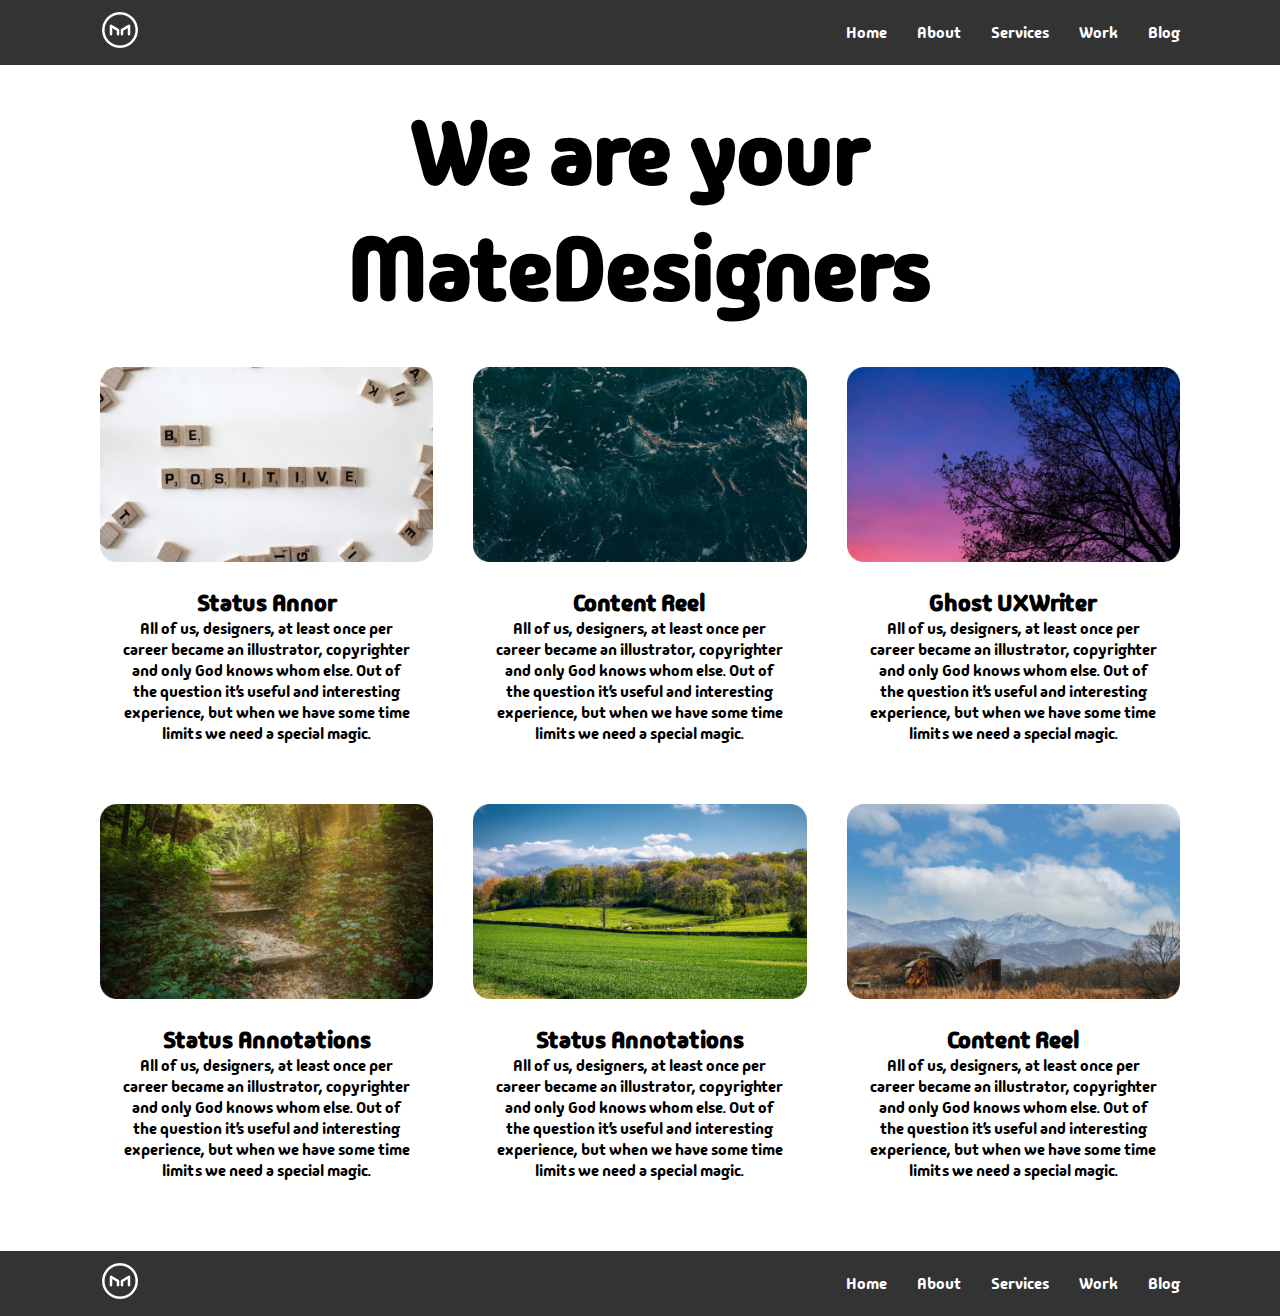
<file: 1-dars/index.html>
<!DOCTYPE html>
<html lang="en">
  <head>
    <meta charset="UTF-8" />
    <meta name="viewport" content="width=device-width, initial-scale=1.0" />
    <title>Document</title>
    <link rel="stylesheet" href="./style.css" />
  </head>
  <body>
    <!-- Header section start  -->
    <header>
      <div class="container">
        <div class="header">
          <div class="logo">
            <img src="./images/maker-(mkr).png" alt="logo" />
          </div>

          <nav>
            <ul>
              <li><a href="">Home</a></li>
              <li><a href="">About</a></li>
              <li><a href="">Services</a></li>
              <li><a href="">Work</a></li>
              <li><a href="">Blog</a></li>
            </ul>
          </nav>
        </div>
      </div>
    </header>
    <!-- Header section finish -->

    <main>
      <!-- Designers section start  -->
      <section class="designers">
        <div class="container">
          <h1 class="designers-title">
            We are your <br />
            MateDesigners
          </h1>

          <div class="designers-cards">
            <div class="designers-card">
              <div class="designers-card__image">
                <img src="./images/Rectangle 2 (3).png" alt="jpg" />
              </div>

              <div class="designers-card__description">
                <h2>Status Annor</h2>
                
                <p>
                  All of us, designers, at least once per career became an
                  illustrator, copyrighter and only God knows whom else. Out of
                  the question it’s useful and interesting experience, but when
                  we have some time limits we need a special magic.
                </p>
              </div>
            </div>

            <div class="designers-card">
              <div class="designers-card__image">
                <img src="./images/Rectangle 2.png" alt="jpg" />
              </div>

              <div class="designers-card__description">
                <h2>Content Reel</h2>
                <p>
                  All of us, designers, at least once per career became an
                  illustrator, copyrighter and only God knows whom else. Out of
                  the question it’s useful and interesting experience, but when
                  we have some time limits we need a special magic.
                </p>
              </div>
            </div>

            <div class="designers-card">
              <div class="designers-card__image">
                <img src="./images/Rectangle 2(1).png" alt="jpg" />
              </div>

              <div class="designers-card__description">
                <h2>Ghost UXWriter</h2>
                <p>
                  All of us, designers, at least once per career became an
                  illustrator, copyrighter and only God knows whom else. Out of
                  the question it’s useful and interesting experience, but when
                  we have some time limits we need a special magic.
                </p>
              </div>
            </div>
          </div>

          <div class="designers-cards">
            <div class="designers-card">
              <div class="designers-card__image">
                <img src="./images/Rectangle 2(2).png" alt="jpg" />
              </div>

              <div class="designers-card__description">
                <h2>Status Annotations</h2>
                <p>
                  All of us, designers, at least once per career became an
                  illustrator, copyrighter and only God knows whom else. Out of
                  the question it’s useful and interesting experience, but when
                  we have some time limits we need a special magic.
                </p>
              </div>
            </div>

            <div class="designers-card">
              <div class="designers-card__image">
                <img src="./images/Rectangle 2(4).png" alt="jpg" />
              </div>

              <div class="designers-card__description">
                <h2>Status Annotations</h2>
                <p>
                  All of us, designers, at least once per career became an
                  illustrator, copyrighter and only God knows whom else. Out of
                  the question it’s useful and interesting experience, but when
                  we have some time limits we need a special magic.
                </p>
              </div>
            </div>

            <div class="designers-card">
              <div class="designers-card__image">
                <img src="./images/Rectangle 2(5).png" alt="jpg" />
              </div>

              <div class="designers-card__description">
                <h2>Content Reel</h2>
                <p>
                  All of us, designers, at least once per career became an
                  illustrator, copyrighter and only God knows whom else. Out of
                  the question it’s useful and interesting experience, but when
                  we have some time limits we need a special magic.
                </p>
              </div>
            </div>
          </div>
        </div>
      </section>
      <!-- Designers section finish  -->
    </main>

    <!-- Footer section start  -->
    <footer>
      <div class="container">
        <div class="header">
          <div class="logo">
            <img src="./images/maker-(mkr).png" alt="logo" />
          </div>

          <nav>
            <ul>
              <li><a href="">Home</a></li>
              <li><a href="">About</a></li>
              <li><a href="">Services</a></li>
              <li><a href="">Work</a></li>
              <li><a href="">Blog</a></li>
            </ul>
          </nav>
        </div>
      </div>
    </footer>
    <!-- Footer section finish  -->
  </body>
</html>
</file>
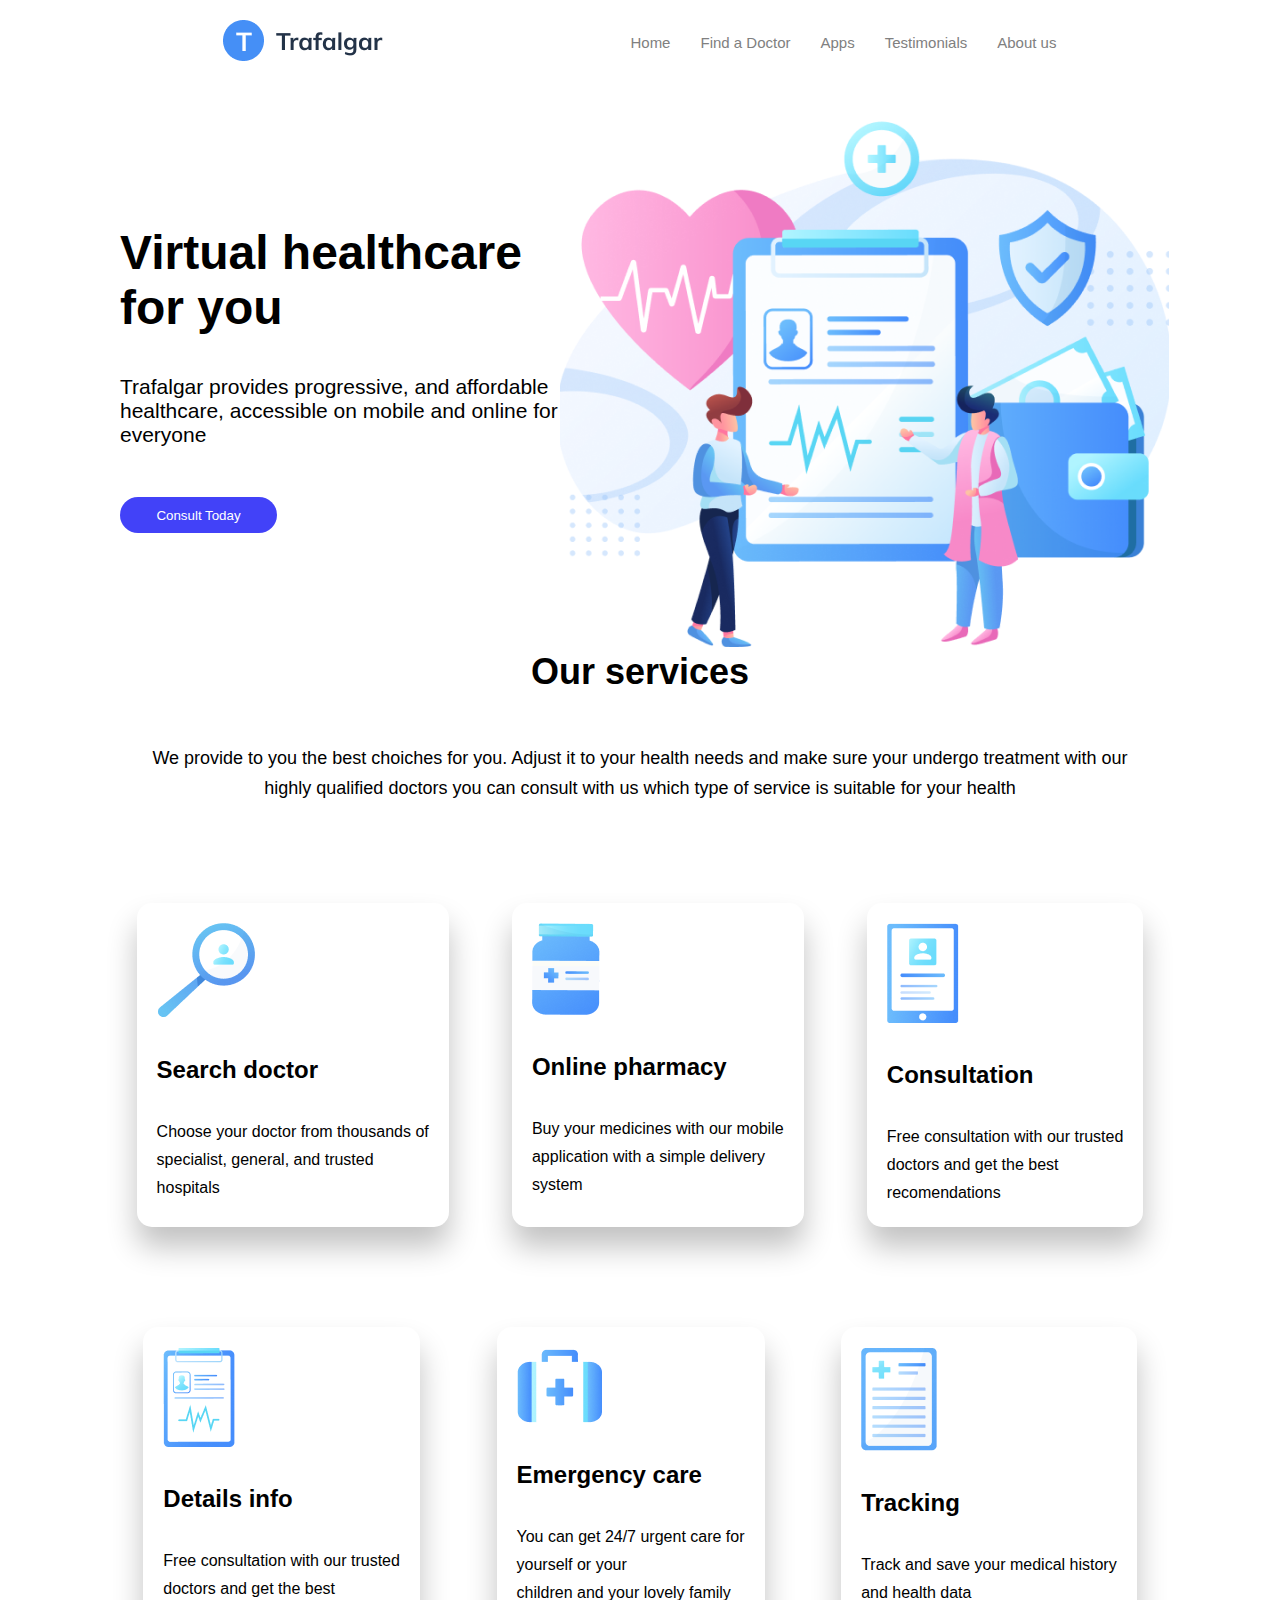
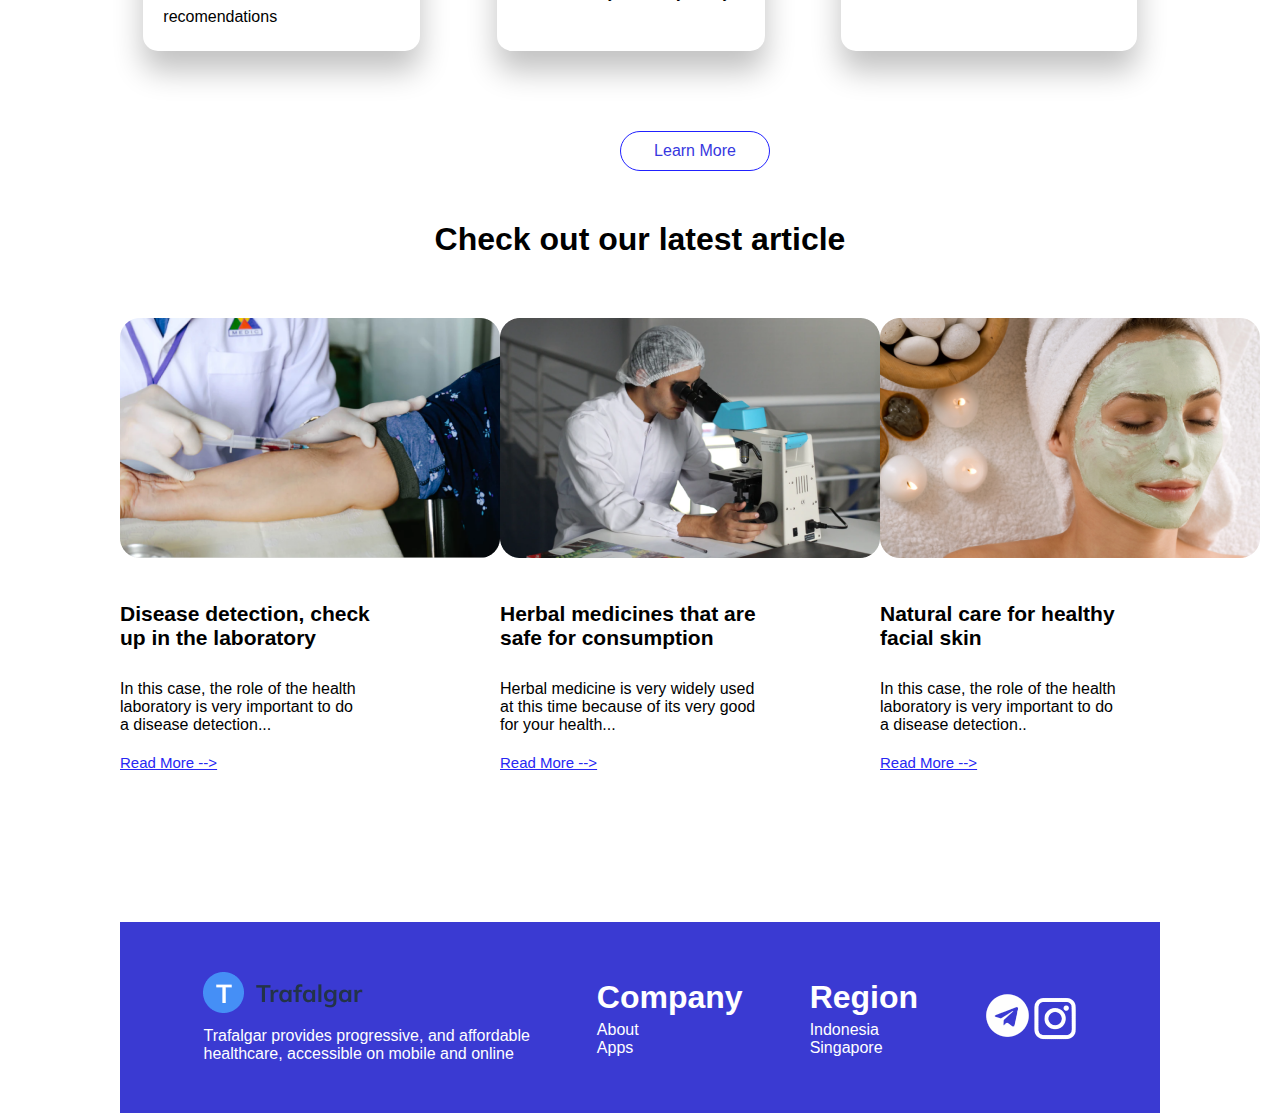
<file: 2-dars/index.html>
<!DOCTYPE html>
<html lang="en">
<head>
    <meta charset="UTF-8">
    <meta name="viewport" content="width=device-width, initial-scale=1.0">
    <title>Document</title>
    <link rel="stylesheet" href="style.css">
</head>
<body>
    <!-- Header section start  -->
    <header>
        <div class="container">
            <div class="header-parent">
                <div class="left">
                    <img src="./img/logo.png" alt="logo">
                </div>
                <nav class="right">
                    <ul>
                        <li><a href="">Home</a></li>
                        <li><a href="">Find a Doctor</a></li>
                        <li><a href="">Apps</a></li>
                        <li><a href="">Testimonials</a></li>
                        <li><a href="">About us</a></li>
                    </ul>
                </nav>
            </div>
        </div>
    </header>
    <!-- Header section finish  -->
    <main>
        <!-- Hero section start  -->
        <div class="container">
            <div class="hero">
                <div class="hero-left">
                    <h1>Virtual healthcare <br>
                        for you</h1>
                        <p>Trafalgar provides progressive, and affordable 
                            healthcare, accessible on mobile and online 
                            for everyone</p>
                            <button class="hero-button">
                                Consult Today
                            </button>
                </div>
                <div class="hero-right">
                    <img src="./img/illustration.png" alt="png">
                </div>
            </div>
        </div>
        <!-- Hero section finish -->

        <!-- main section start  -->

        <div class="container">
            <div class="parent">
                <div class="parent-title">
                    <h1>Our services</h1>
                    <p>We provide to you the best choiches for you. Adjust it to your health needs and make sure your undergo treatment with our highly qualified doctors you can consult with us which type of service is suitable for your health</p>

                </div>
                <div class="parent-cards">
                    <div class="card">
                        <img src="./img/Frame.png" alt="png">
                        <h1>Search doctor</h1>
                        <p>Choose your doctor from thousands of <br> specialist, general, and trusted <br> hospitals</p>
                    </div>
                    <div class="card">
                        <img src="./img/Frame(1).png" alt="png">
                        <h1>Online pharmacy</h1>
                        <p>Buy  your medicines with our mobile <br>application with a simple delivery <br> system</p>
                    </div>
                    <div class="card">
                        <img src="./img/Frame(2).png" alt="png">
                        <h1>Consultation</h1>
                        <p>Free consultation with our trusted <br> doctors and get the best <br> recomendations</p>
                    </div>
                    
                        
                    </div>
                    <div class="parent-cards">
                        <div class="card">
                            <img src="./img/Frame(3).png" alt="png">
                            <h1>Details info</h1>
                            <p>Free consultation with our trusted <br>doctors and get the best <br> recomendations</p>
                        </div>
                        <div class="card">
                            <img src="./img/Frame(4).png" alt="png">
                            <h1>Emergency care</h1>
                            <p>You can get 24/7 urgent care for <br> yourself or your <br>children and your
                                lovely family</p>
                        </div>
                        <div class="card">
                            <img src="./img/Frame(5).png" alt="png">
                            <h1>Tracking</h1>
                            <p>Track and save your medical history <br> and health data </p>
                        </div>
                        
                        
                </div>
                <button class="parent-button">
                    Learn More
                </button>
                
                
            </div>
            
        </div>
        <div class="container">
            <div class="finish">
                <div class="finish-title">
                    <div class="title">
                        <h1>Check out our latest article</h1>
                    </div>
                </div>
                <div class="finish-cards">
                    <div class="finish-card">
                        <img src="./img/Group 15.png" alt="png">

                        <h1>Disease detection, check <br> 
                            up in the laboratory</h1>

                            <p>In this case, the role of the health <br> laboratory is very important to do <br>
                                a disease detection...</p>

                                <a class="finish-link" href="#">Read More  --> </a>
                    </div>
                    <div class="finish-card">
                        <img src="./img/Group 15(1).png" alt="png">

                        <h1>Herbal medicines that are <br>
                            safe for consumption</h1>

                            <p>Herbal medicine is very widely used <br>at this time because of its very good <br> for your health...</p>

                                <a class="finish-link" href="#">Read More  --> </a>
                    </div>
                    <div class="finish-card">
                        <img src="./img/Group 15(2).png" alt="png">

                        <h1>Natural care for healthy <br>
                            facial skin</h1>

                            <p>In this case, the role of the health <br>laboratory is very important to do <br>
                                a disease detection..</p>

                                <a  href="#">Read More  --> </a>
                    </div>
                </div>
            </div>
        </div>
        <!-- main section finish  -->
    
    </main>

    <!-- Footer section start  -->

    <footer>
        <div class="container">
            <div class="footer-cards">
                <div class="footer-card-1">
                    <img src="./img/logo.png" alt="png">

                    <p>Trafalgar provides progressive, and affordable <br> healthcare, accessible on mobile and online </p>
                </div>
                <div class="footer-card-2">
                    <h1>Company</h1>
                    <p>About <br>
                        Apps</p>
    
                </div>
                <div class="footer-card-3">
                    <h1>Region</h1>
                    <p>Indonesia <br>
                        Singapore</p>
                </div>
                <div class="footer-card-4">
                    <img src="./img/image 6.png" alt="png">
                    <img src="./img/image 5.png" alt="png">
                </div>
            </div>
            
        </div>
        
    </footer>
    <!-- Footer section finish  -->
</body>
</html>
</file>
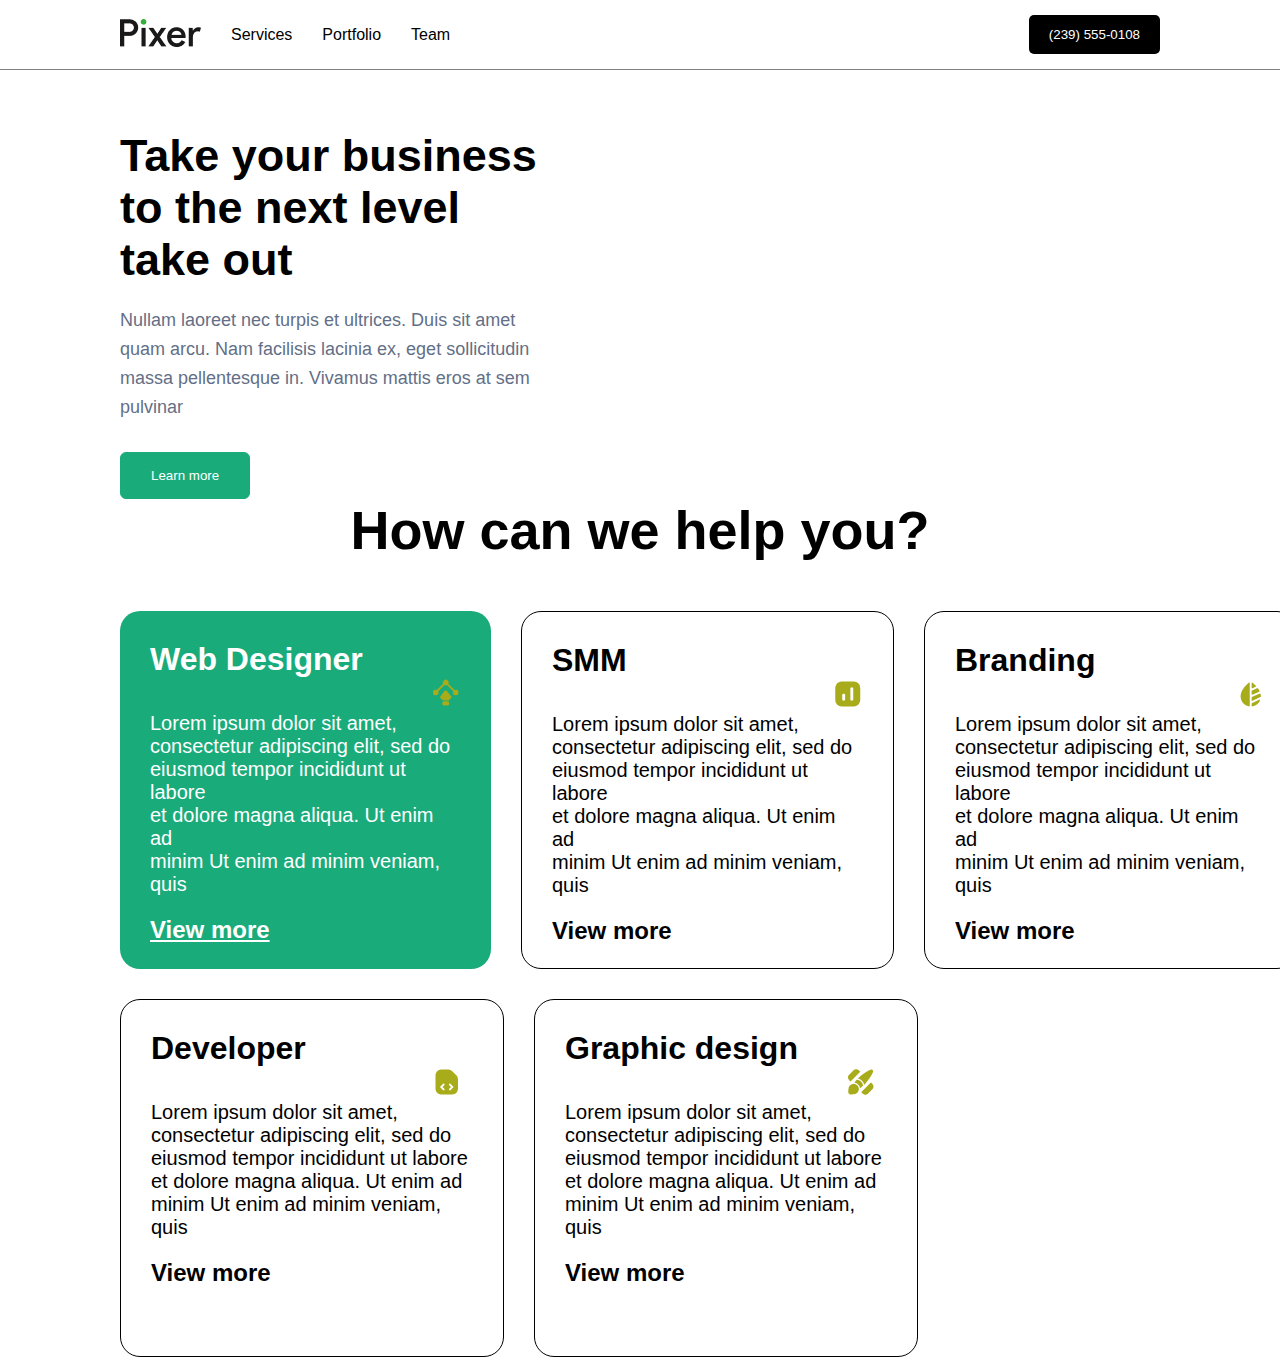
<file: 4-dars/index.html>
<!DOCTYPE html>
<html lang="en">
  <head>
    <meta charset="UTF-8" />
    <meta name="viewport" content="width=device-width, initial-scale=1.0" />
    <title>Document</title>
    <link rel="stylesheet" href="./style.css" />
  </head>
  <body>
    <!-- Header section start  -->
    <header>
      <div class="container">
        <div class="header-parent">
          <!-- header-left -->
          <div class="header-left">
            <div class="header-image">
              <img src="./image/Vector.png" alt="logo" />
            </div>
            <ul>
              <li><a href="">Services</a></li>
              <li><a href="">Portfolio</a></li>
              <li><a href="">Team</a></li>
            </ul>
          </div>

          <!-- header right  -->
          <div class="header-right">
            <button class="btn-1">(239) 555-0108</button>
          </div>
        </div>
      </div>
    </header>
    <!-- Header section finish  -->

    <main>
      <!-- Hero section start  -->
      <section class="hero">
        <div class="container">
          <div class="hero-parent">
            <div class="hero-left">
              <h1>Take your business to the next level take out</h1>
              <p>
                Nullam laoreet nec turpis et ultrices. Duis sit amet quam arcu.
                Nam facilisis lacinia ex, eget sollicitudin massa pellentesque
                in. Vivamus mattis eros at sem pulvinar
              </p>
              <button class="btn-2">Learn more</button>
            </div>
            <div class="hero-right">
              <iframe
                width="560"
                height="315"
                src="https://www.youtube.com/embed/W6NZfCO5SIk?si=bkJMERH91SNLOg3H"
                title="YouTube video player"
                frameborder="0"
                allow="accelerometer; autoplay; clipboard-write; encrypted-media; gyroscope; picture-in-picture; web-share"
                referrerpolicy="strict-origin-when-cross-origin"
                allowfullscreen
              ></iframe>
            </div>
          </div>
        </div>
      </section>
      <!-- Hero section finish  -->
      <div class="container">
        <div class="how">
          <div class="how-title">
            <h2>How can we help you?</h2>
          </div>
          <div class="how-cards">
            <div class="how-card">
              <h1>Web Designer</h1>
              <img src="./image/Group 39346.png" alt="png">
              <p>Lorem ipsum dolor sit amet, <br>consectetur adipiscing elit, sed do <br> eiusmod tempor incididunt ut labore <br>et dolore magna aliqua. Ut enim ad <br>minim Ut enim ad minim veniam, quis </p>
              <h2>View  more</h2>
            </div>
            <div class="how-card-1">
              <h1>SMM</h1>
              <img src="./image/Group 39346(1).png" alt="png">
              <p>Lorem ipsum dolor sit amet, <br>consectetur adipiscing elit, sed do <br> eiusmod tempor incididunt ut labore <br>et dolore magna aliqua. Ut enim ad <br>minim Ut enim ad minim veniam, quis </p>
              <h2>View  more</h2>
            </div>
            <div class="how-card-1">
              <h1>Branding</h1>
              <img src="./image/Group 39346(2).png" alt="png">
              <p>Lorem ipsum dolor sit amet, <br>consectetur adipiscing elit, sed do <br> eiusmod tempor incididunt ut labore <br>et dolore magna aliqua. Ut enim ad <br>minim Ut enim ad minim veniam, quis </p>
              <h2>View  more</h2>
            </div>
            
          </div>
          <div class="how-cards">
            <div class="how-card-1">
              <h1>Developer</h1>
              <img src="./image/Group 39346(3).png" alt="png">
              <p>Lorem ipsum dolor sit amet, <br>consectetur adipiscing elit, sed do <br> eiusmod tempor incididunt ut labore <br>et dolore magna aliqua. Ut enim ad <br>minim Ut enim ad minim veniam, quis </p>
              <h2>View  more</h2>
            </div>
            <div class="how-card-1">
              <h1>Graphic design</h1>
              <img src="./image/Group 39346(4).png" alt="png">
              <p>Lorem ipsum dolor sit amet, <br>consectetur adipiscing elit, sed do <br> eiusmod tempor incididunt ut labore <br>et dolore magna aliqua. Ut enim ad <br>minim Ut enim ad minim veniam, quis </p>
              <h2>View  more</h2>
            </div>
        </div>
      </div>
    </main>
  </body>
</html>
</file>
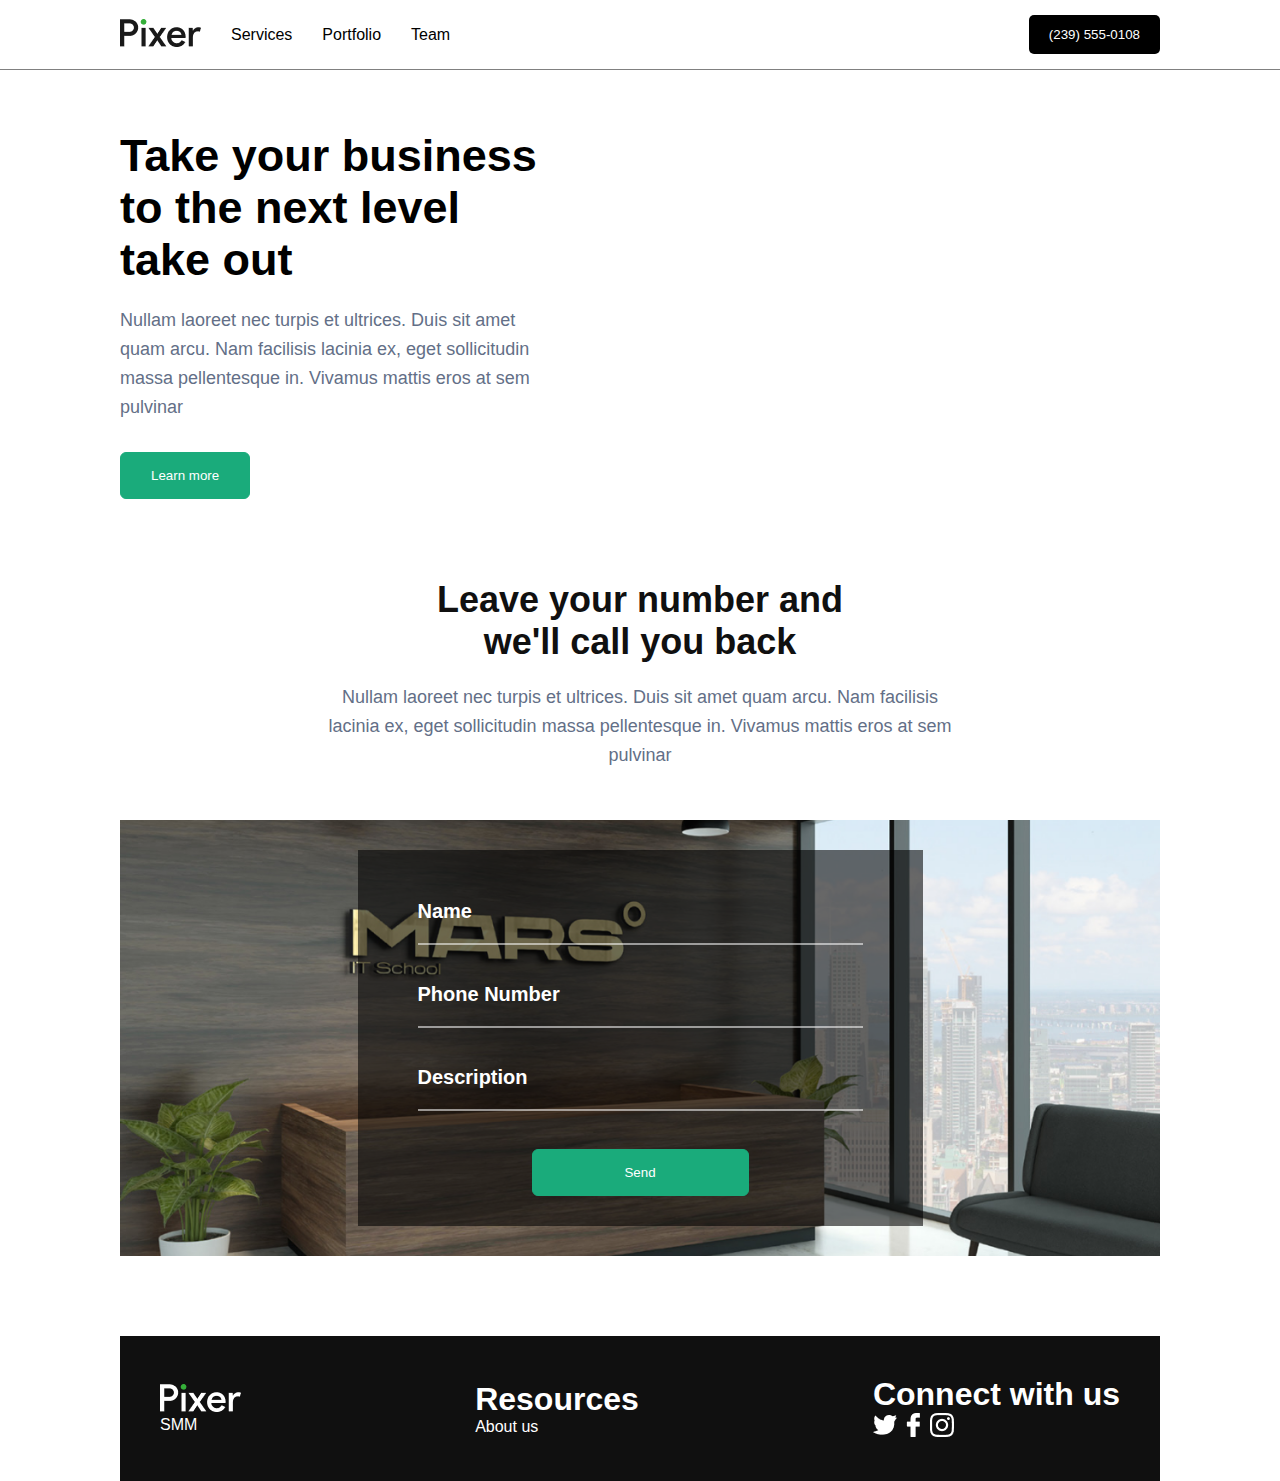
<file: 5-dars/index.html>
<!DOCTYPE html>
<html lang="en">
  <head>
    <meta charset="UTF-8" />
    <meta name="viewport" content="width=device-width, initial-scale=1.0" />
    <title>Document</title>
    <link rel="stylesheet" href="./style.css" />
  </head>
  <body>
    <!-- Header section start  -->
    <header>
      <div class="container">
        <div class="header-parent">
          <!-- header-left -->
          <div class="header-left">
            <div class="header-image">
              <img src="./image/Vector.png" alt="logo" />
            </div>
            <ul>
              <li><a href="">Services</a></li>
              <li><a href="">Portfolio</a></li>
              <li><a href="">Team</a></li>
            </ul>
          </div>

          <!-- header right  -->
          <div class="header-right">
            <button class="btn-1">(239) 555-0108</button>
          </div>
        </div>
      </div>
    </header>
    <!-- Header section finish  -->

    <main>
      <!-- Hero section start  -->
      <section class="hero">
        <div class="container">
          <div class="hero-parent">
            <div class="hero-left">
              <h1>Take your business to the next level take out</h1>
              <p>
                Nullam laoreet nec turpis et ultrices. Duis sit amet quam arcu.
                Nam facilisis lacinia ex, eget sollicitudin massa pellentesque
                in. Vivamus mattis eros at sem pulvinar
              </p>
              <button class="btn-2">Learn more</button>
            </div>
            <div class="hero-right">
              <iframe
                width="560"
                height="315"
                src="https://www.youtube.com/embed/W6NZfCO5SIk?si=bkJMERH91SNLOg3H"
                title="YouTube video player"
                frameborder="0"
                allow="accelerometer; autoplay; clipboard-write; encrypted-media; gyroscope; picture-in-picture; web-share"
                referrerpolicy="strict-origin-when-cross-origin"
                allowfullscreen
              ></iframe>
            </div>
          </div>
        </div>
      </section>
      <!-- Hero section finish  -->

      <!-- form section start  -->
      <section class="call">
        <div class="container">
          <div class="call-title">
            <h2>
              Leave your number and <br />
              we'll call you back
            </h2>
            <p>
              Nullam laoreet nec turpis et ultrices. Duis sit amet quam arcu.
              Nam facilisis lacinia ex, eget sollicitudin massa pellentesque in.
              Vivamus mattis eros at sem pulvinar
            </p>
          </div>

          <div class="call-wrapper">
            <form class="call-form">
              <input placeholder="Name" type="text" />
              <br /><br />
              <input placeholder="Phone Number" type="text" />
              <br /><br />
              <input placeholder="Description" type="text" />
              <br /><br />
              <p class="center">
                <button class="btn-2">Send</button>
              </p>
            </form>
          </div>
        </div>
      </section>
      <!-- form section finish -->

      
    </main>

    <footer>
        <div class="container">
            <div class="pixer-parent">
                <div class="pixer-left">
                    <img src="./image/Vector(1).png" alt="png">
                    <p>SMM</p>
                </div>
                <div class="pixer-center">
                    <h1>Resources</h1>
                    <p>About us</p>
                </div>
                <div class="pixer-right">
                    <h1>Connect with us</h1>
                    <div class="images">
                        <img src="./image/Social.png" alt="png">
                        <img src="./image/Social(1).png" alt="jpg">
                        <img src="./image/Social(2).png" alt="png">
                    </div>
                </div>
            </div>
        </div>
    </footer>
  </body>
</html>
</file>
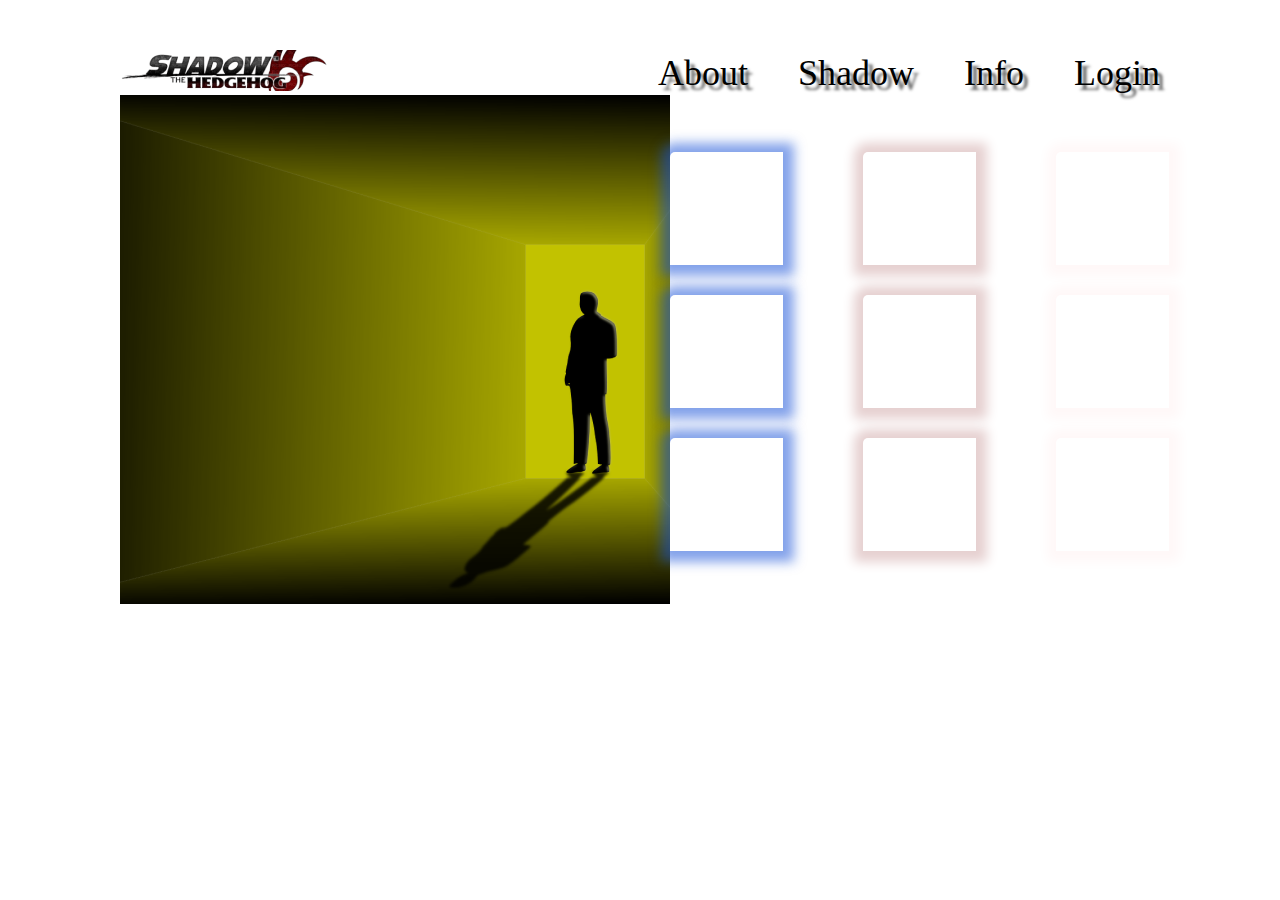
<file: 6-dars/index.html>
<!DOCTYPE html>
<html lang="en">
<head>
    <meta charset="UTF-8">
    <meta name="viewport" content="width=device-width, initial-scale=1.0">
    <title>Document</title>
    <link rel="stylesheet" href="style.css">
</head>
<body>
   <header>
    <div></div>
    <div class="container">
        <div class="header-parent">
            <div class="header-left">
                <img src="./images/image 1.png" alt="png">
            </div>
            <div class="header-right">
                <ul>
                    <li><a href="#">About</a></li>
                    <li><a href="#">Shadow</a></li>
                    <li><a href="#">Info</a></li>
                    <li><a href="#">Login</a></li>
                </ul>
            </div>
        </div>
    </div>
    
   </header>
   <main>
    <div class="container">
        <div class="hero">
            <div class="hero-left">
                <img src="./images/image 2.png" alt="png">
            </div>
            <div class="hero-right">
                <div class="hero-cards">
                    <div class="card-1"></div>
                    <div class="card-2"></div>
                    <div class="card-3"></div>
                </div>
                <div class="hero-cards1">
                    <div class="card-1"></div>
                    <div class="card-2"></div>
                    <div class="card-3"></div>
                </div>
                <div class="hero-cards2">
                    <div class="card-1"></div>
                    <div class="card-2"></div>
                    <div class="card-3"></div>
                </div>
            </div>
        </div>
    </div>
   </main>
</body>
</html>
</file>
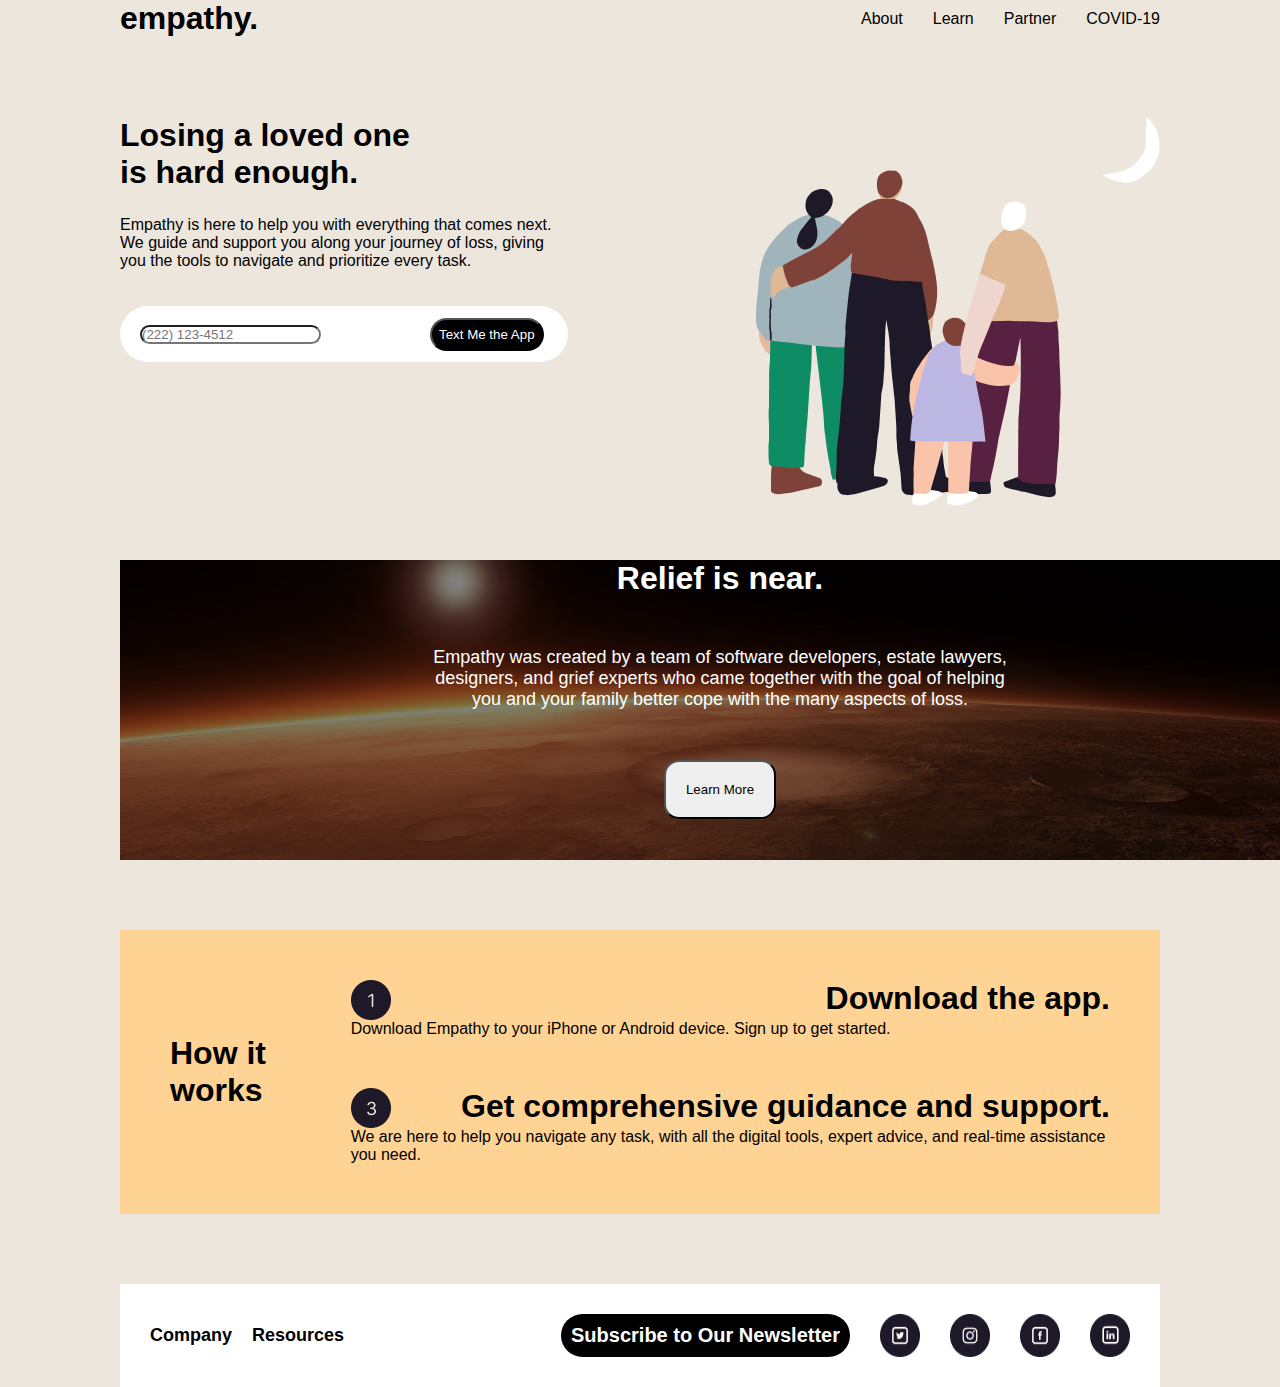
<file: 7-dars/index.html>
<!DOCTYPE html>
<html lang="en">
<head>
    <meta charset="UTF-8">
    <meta name="viewport" content="width=device-width, initial-scale=1.0">
    <title>Document</title>
    <link rel="stylesheet" href="./style.css">
</head>
<body>
    <header>
        <div class="container">
            <div class="header-parent">
                <div class="header-left">
                    <h1>empathy.</h1>
                </div>
                <div class="header-right">
                    <ul>
                        <li><a href="">About</a></li>
                        <li><a href="">Learn</a></li>
                        <li><a href="">Partner</a></li>
                        <li><a href="">COVID-19</a></li>
                    </ul>
                </div>
            </div>
        </div>
    </header>
    <main>
        <div class="container">
            <div class="hero">
                <div class="hero-left">
                    <h1>Losing a loved one <br> is hard enough.</h1>
                    <p>Empathy is here to help you with everything that comes next. <br> We guide and support you along your journey of loss, giving <br> you the tools to navigate and prioritize every task.</p>

                    <div class="hero-btn">
                        <button>Text Me the App</button>
                        
                        <input type="text" placeholder="(222) 123-4512">
                    </div>
                </div>
                <div class="hero-right">
                    <img src="./images/Frame(6).png" alt="png">
                </div>
            </div>
        </div>
        <div class="container">
            <div class="foto">
                <h1>Relief is near.</h1>
                <p>Empathy was created by a team of software developers, estate lawyers, <br> designers, and grief experts who came together with the goal of helping <br> you and your family better cope with the many aspects of loss.</p>
                <button class="foto-btn">Learn More</button>
            </div>
        </div>
        <div class="container">
            <div class="how">
                <div class="how-left">
                    <h1>How it works</h1>
                </div>
                <div class="how-right">
                    <div class="how-foto">
                        <img src="./images/Frame(7).png" alt="">
                        <h1>Download the app.</h1>
                    </div>
                    <p>Download Empathy to your iPhone or Android device. Sign up to get started.</p>
                    <div class="how-foto2">
                        <img src="./images/Frame(8).png" alt="">
                        <h1>Get comprehensive guidance and support.</h1>
                    </div>
                    <p>We are here to help you navigate any task, with all the digital tools, expert advice, and real-time assistance you need.</p>
                </div>
            </div>
        </div>
    </main>
    <footer>
        <div class="container">
            <div class="foot">
                <div class="foot-left">
                    <h1>Company</h1>
                    <h2>Resources</h2>
                </div>
                <div class="foot-right">
                    <h1>Subscribe to Our Newsletter</h1>
                    <img src="./images/Frame(9).png" alt="">
                    <img src="./images/Frame(10).png" alt="">
                    <img src="./images/Frame(11).png" alt="">
                    <img src="./images/Frame(12).png" alt="">
                </div>
            </div>
        </div>
    </footer>
</body>
</html>
</file>
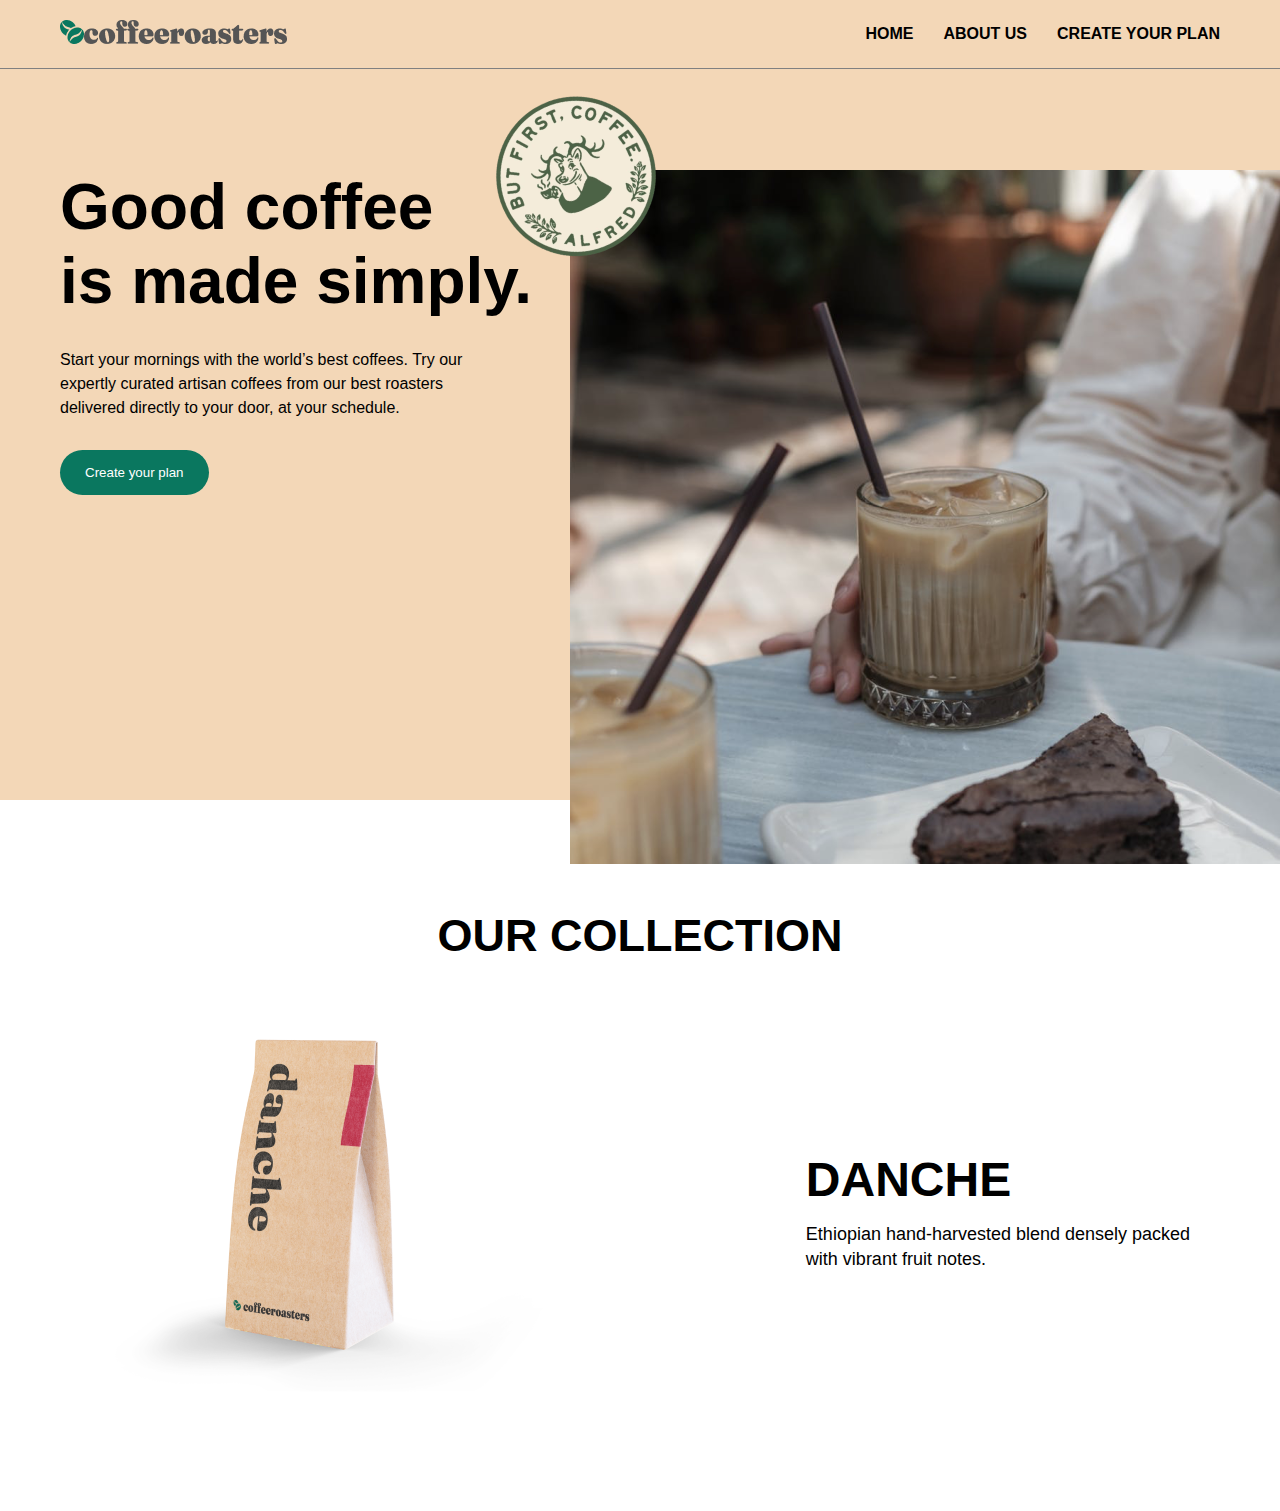
<file: 9-dars/index.html>
<!DOCTYPE html>
<html lang="en">
  <head>
    <meta charset="UTF-8" />
    <meta name="viewport" content="width=device-width, initial-scale=1.0" />
    <title>Document</title>
    <link href="https://unpkg.com/aos@2.3.1/dist/aos.css" rel="stylesheet" />
    <link rel="stylesheet" href="./style.css" />
    <link rel="stylesheet" href="./global.css">
  </head>
  <body>
    <!-- Header section start  -->
    <header>
      <div class="container">
        <div class="wrapper">
          <div class="left">
            <img src="./img/Group 3614.png" alt="png" />
          </div>
          <div class="right">
            <ul>
              <li><a href="./index.html">HOME</a></li>
              <li><a href="./about.html">ABOUT US</a></li>
              <li><a href="">Create your plan</a></li>
            </ul>
          </div>
        </div>
      </div>
    </header>
    <!-- Header section end  -->

    <main>
      <section class="hero">
        <div class="container">
          <div class="hero-wrapper">
            <div class="hero-left">
              <h1 data-aos="fade-right">
                Good coffee <br />
                is made simply.
              </h1>

              <p>
                Start your mornings with the world’s best coffees. Try our
                <br />
                expertly curated artisan coffees from our best roasters <br />
                delivered directly to your door, at your schedule.
              </p>

              <button class="btn">Create your plan</button>
            </div>

            <div class="hero-right">
              <div class="hero-right-img1">
                <img src="./img/Rectangle 679 (1).png" alt="jpg" />
              </div>
              <div class="hero-right-img2">
                <img src="./img/image 40 (1).png" alt="jpg" />
              </div>
            </div>
          </div>
        </div>
      </section>

      <section class="our">
        <div class="container">
          <div class="our-title">
            <h2>our collection</h2>
          </div>
          <div class="our-wrapper">
            <div class="our-left">
              <img src="./img/kopi4.png" alt="jpg" />
            </div>
            <div class="our-right">
              <h3>Danche</h3>
              <p>
                Ethiopian hand-harvested blend densely packed <br />
                with vibrant fruit notes.
              </p>
            </div>
          </div>
        </div>
      </section>
      
    </main>

    <script src="https://unpkg.com/aos@2.3.1/dist/aos.js"></script>
    <script>
      AOS.init();
    </script>
  </body>
</html>
</file>
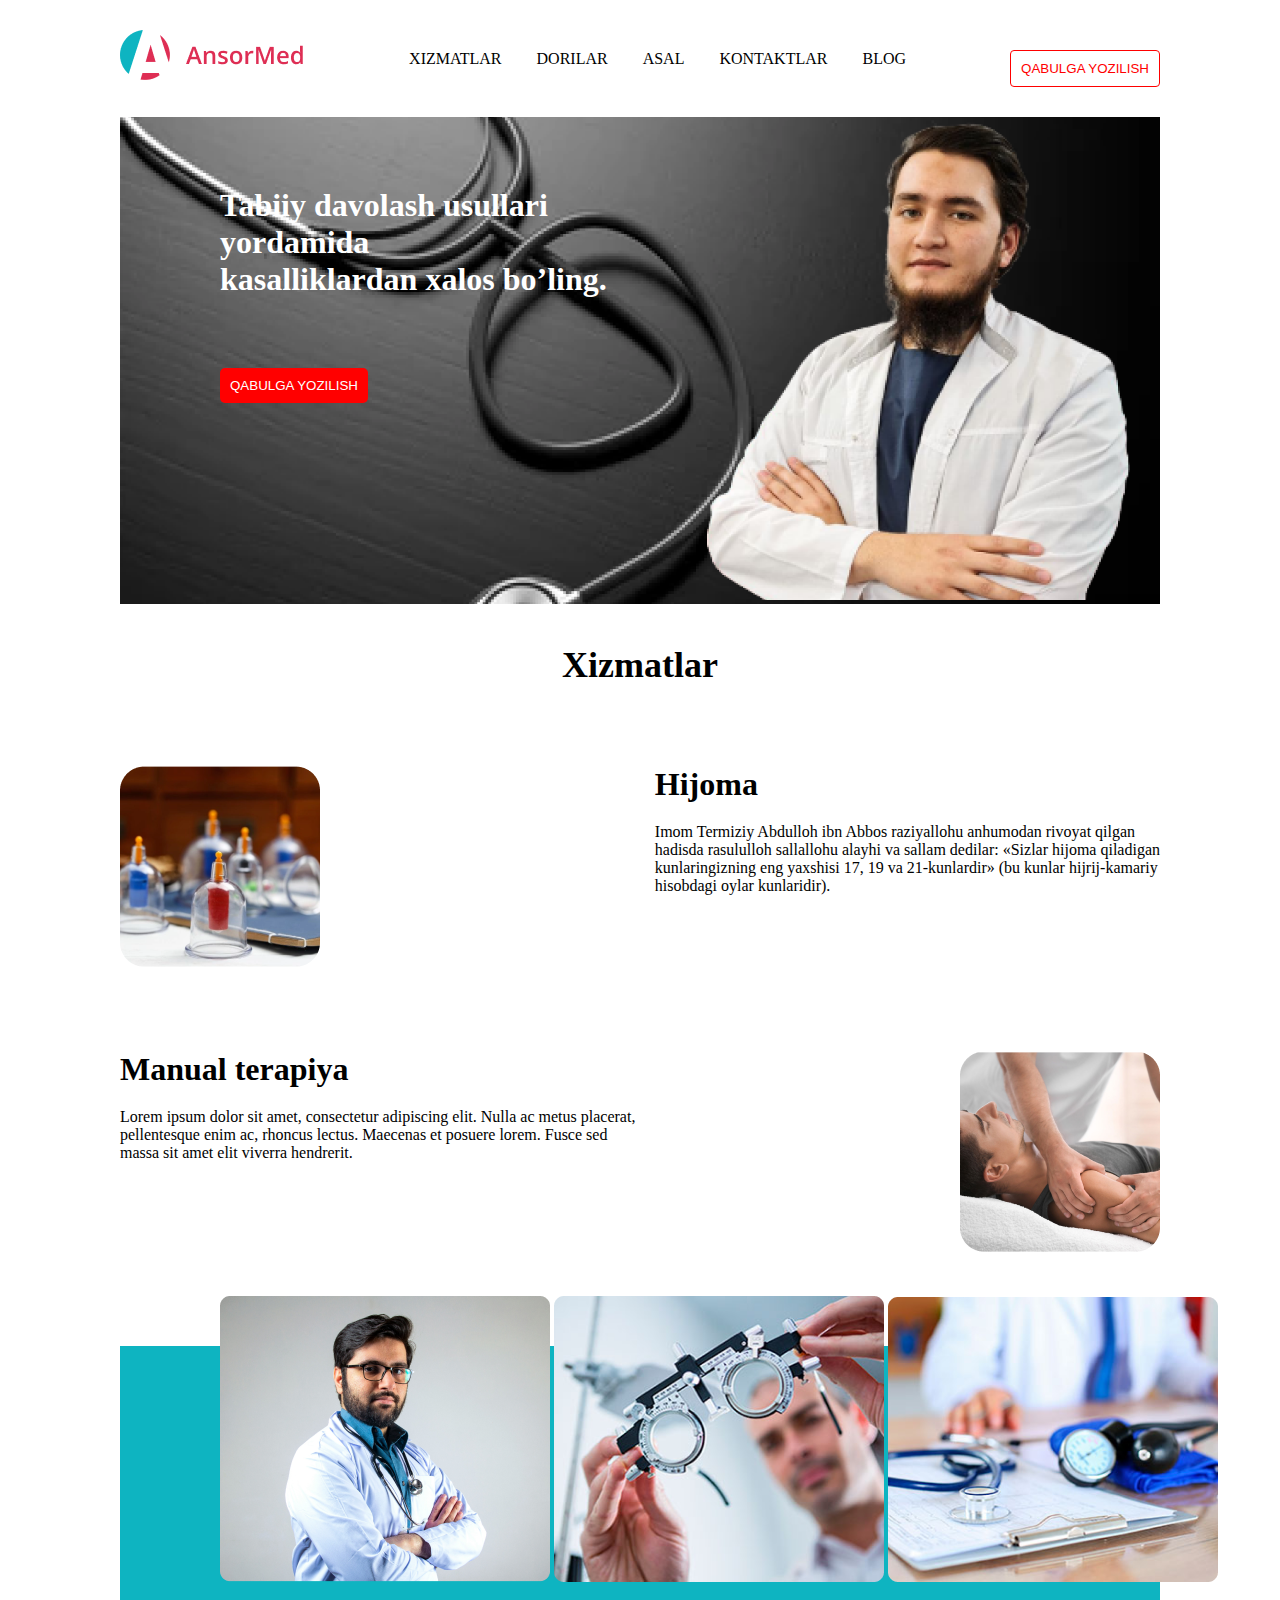
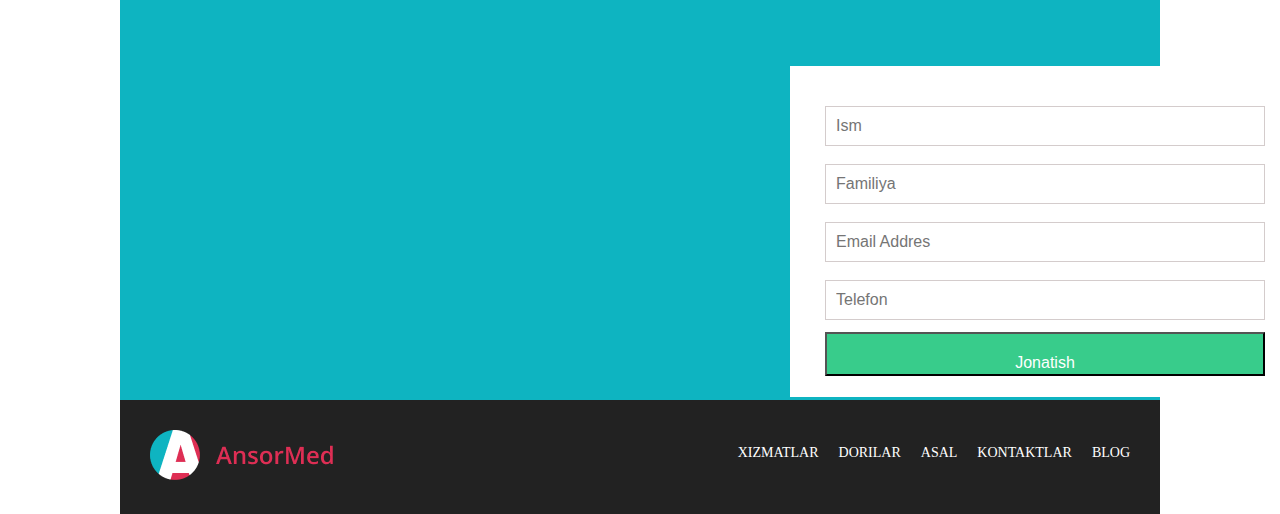
<file: exam/index.html>
<!DOCTYPE html>
<html lang="en">
<head>
    <meta charset="UTF-8">
    <meta name="viewport" content="width=device-width, initial-scale=1.0">
    <title>Document</title>
    <link rel="stylesheet" href="./style.css">
</head>
<body>
    <!-- Header section  -->
    <header>
        <div class="container">
            <div class="head">
                <div class="head-left">
                    <img src="./img/logo.png" alt="png">
                </div>
                <div class="head-center">
                    <ul>
                        <li><a href="">XIZMATLAR</a></li>
                        <li><a href="">DORILAR</a></li>
                        <li><a href="">ASAL</a></li>
                        <li><a href="">KONTAKTLAR</a></li>
                        <li><a href="">BLOG</a></li>
                    </ul>
                </div>
                <div class="head-right">
                    <button>QABULGA YOZILISH</button>
                </div>

            </div>
        </div>
    </header>
    <!-- Main section  -->
    <main>
        <div class="container">
            <div class="hero">
                <div class="hero-left">
                    <h1>Tabiiy davolash usullari yordamida <br>kasalliklardan xalos bo’ling.</h1>
                    <button>QABULGA YOZILISH</button>
                </div>
                <div class="hero-right">
                    <img src="./img/hero-img.png" alt="png">
                </div>
            </div>
            <h1 class="center-title">Xizmatlar</h1>
            <div class="center">
                <div class="center-left">
                    <img src="./img/image 1(2).png" alt="png">
                    
                </div>
                <div class="center-right">
                    <h1>Hijoma</h1> 
                    <p>Imom Termiziy Abdulloh ibn Abbos raziyallohu anhumodan rivoyat qilgan <br> hadisda rasululloh sallallohu alayhi va sallam dedilar: «Sizlar hijoma qiladigan <br> kunlaringizning eng yaxshisi 17, 19 va 21-kunlardir» (bu kunlar hijrij-kamariy <br> hisobdagi oylar kunlaridir).</p>
                </div>
            </div>
            <div class="center">
                <div class="center-left">
                    <h1>Manual terapiya</h1>
                    <p>Lorem ipsum dolor sit amet, consectetur adipiscing elit. Nulla ac metus placerat,<br> pellentesque enim ac, rhoncus lectus. Maecenas et posuere lorem. Fusce sed <br> massa sit amet elit viverra hendrerit.</p>
                </div>
                <div class="center-right">
                    <img src="./img/image 2(1).png" alt="png">
                </div>
            </div>
        </div>
    </main>
    <!-- Section  -->
    <section>
        <div class="container">
            <div class="images">
                <img src="./img/image 7.png" alt="png">
                <img src="./img/image 8.png" alt="png">
                <img src="./img/image 9.png" alt="png">
            </div>
            <div class="end">
                <div class="end-left">
                    <iframe src="https://www.google.com/maps/embed?pb=!1m14!1m12!1m3!1d5991.167406663273!2d69.17064372432861!3d41.339664941352275!2m3!1f0!2f0!3f0!3m2!1i1024!2i768!4f13.1!5e0!3m2!1sru!2s!4v1713367889982!5m2!1sru!2s" width="600" height="450" style="border:0;" allowfullscreen="" loading="lazy" referrerpolicy="no-referrer-when-downgrade"></iframe>
                </div>
                <div class="end-right">
                   <form action="end-form">
                    <input placeholder="Ism" type="text">
                    <br><br>
                    <input placeholder="Familiya" type="text">
                    <br><br>
                    <input placeholder="Email Addres" type="text">
                    <br><br>
                    <input placeholder="Telefon" type="text">
                   </form>
                   <button class="end-btn">Jonatish</button>
                </div>
            </div>
        </div>
    </section>
    <!-- Footer section  -->
    <footer>
        <div class="container">
            <div class="foot">
                <div class="foot-left">
                    <img src="./img/logo.png" alt="png">
                </div>
                <div class="foot-center">
                    <ul>
                        <li><a href="">XIZMATLAR</a></li>
                        <li><a href="">DORILAR</a></li>
                        <li><a href="">ASAL</a></li>
                        <li><a href="">KONTAKTLAR</a></li>
                        <li><a href="">BLOG</a></li>
                    </ul>
                </div>
            </div>
        </div>
    </footer>
</body>
</html>
</file>
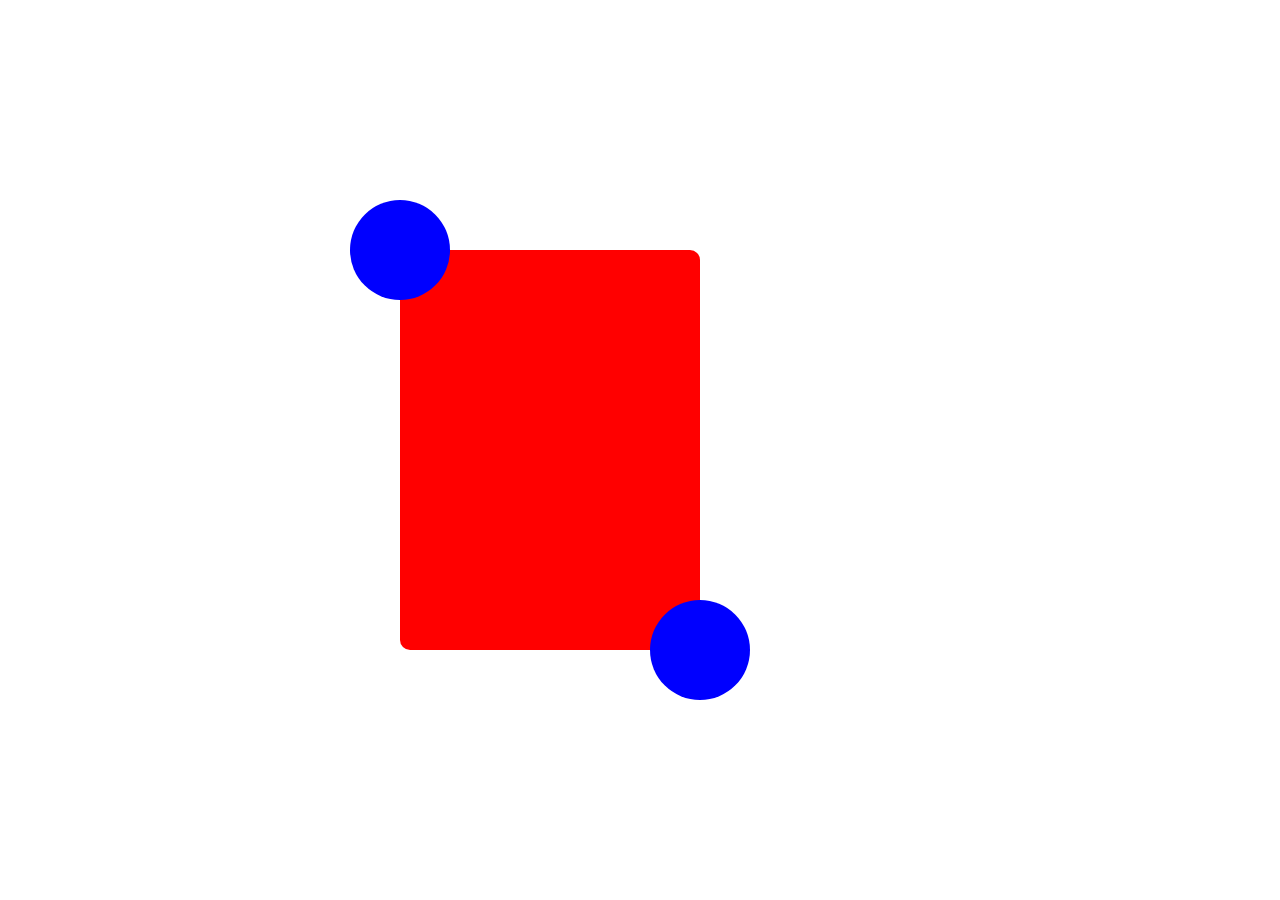
<file: position/index.html>
<!DOCTYPE html>
<html lang="en">
<head>
    <meta charset="UTF-8">
    <meta name="viewport" content="width=device-width, initial-scale=1.0">
    <title>Document</title>
    <link rel="stylesheet" href="style.css">
</head>
<body>
    <div class="parent">
        <div class="child1"></div>
        <div class="child2"></div>
    </div>
    
</body>
</html>
</file>
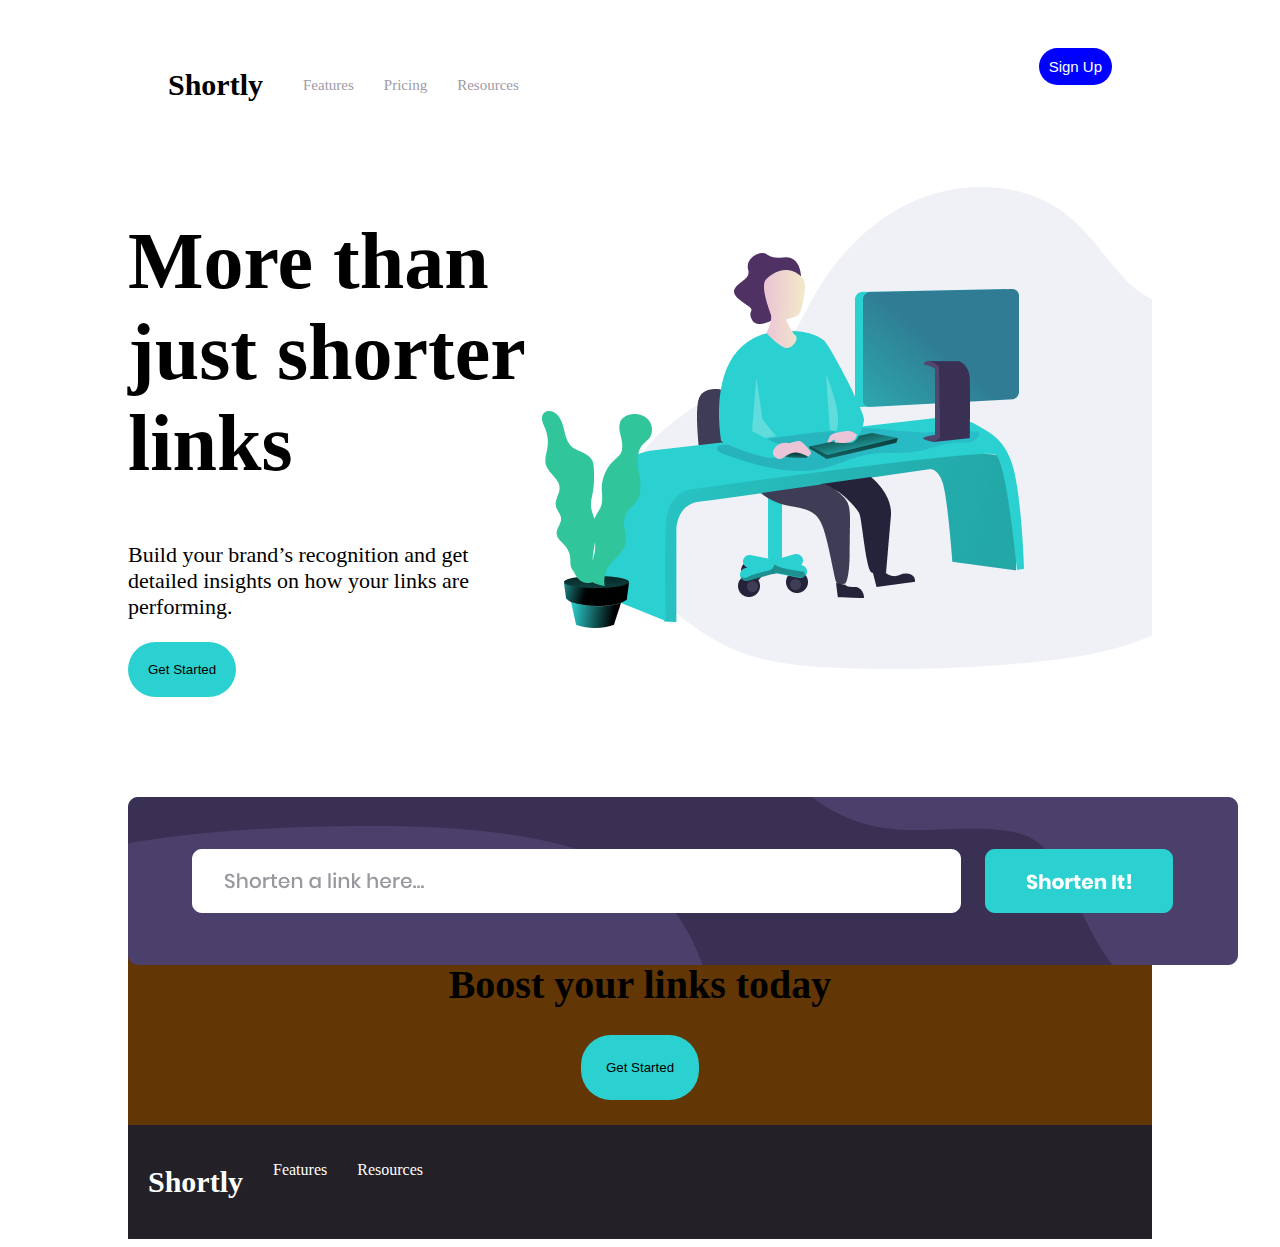
<file: prosta/index.html>
<!DOCTYPE html>
<html lang="en">
<head>
    <meta charset="UTF-8">
    <meta name="viewport" content="width=device-width, initial-scale=1.0">
    <title>Document</title>
    <link rel="stylesheet" href="./style.css">
    <link rel="stylesheet" href="https://cdnjs.cloudflare.com/ajax/libs/font-awesome/6.5.2/css/all.min.css" integrity="sha512-SnH5WK+bZxgPHs44uWIX+LLJAJ9/2PkPKZ5QiAj6Ta86w+fsb2TkcmfRyVX3pBnMFcV7oQPJkl9QevSCWr3W6A==" crossorigin="anonymous" referrerpolicy="no-referrer" />
</head>
<body>
    <header>
        <div class="container">
            <div class="short">
                <div class="short-left">
                    <h1>Shortly</h1>
                    <ul>
                        <li><a href="#">Features</a></li>
                        <li><a href="#">Pricing</a></li>
                        <li><a href="#">Resources</a></li>
                    </ul>
                </div>
                <div class="short-right">
                    <button>
                        Sign Up
                    </button>
                </div>
            </div>
        </div>
    </header>
    <main>
        <div class="container">
            <div class="hero">
                <div class="hero-left">
                    <h1>More than just shorter links</h1>
                        <p>Build your brand’s recognition and get detailed insights on how your links are performing.</p>
                        <button>Get Started</button>
                </div>
                <div class="hero-right">
                    <img src="./img/hero-bg.png" alt="png">
                </div>
            </div>
        </div>
    </main>
    <footer>
        <div class="container">
            <div class="bost">
                <div class="bost-img">
                    <img src="./img/Group 3.png" alt="">
                </div>
                <div class="bost-title">
                    <h1>Boost your links today</h1>
                    <button>Get Started</button>
                </div>
            </div>
            <div class="foot">
                <div class="foot-left">
                    <h1>Shortly</h1>
                    <p>Features</p>
                    <p>Resources</p>
                </div>
                <div class="foot-right">
                    <i class="fa-brands fa-square-facebook"></i>
                    <i class="fa-brands fa-twitter"></i>
                    <i class="fa-brands fa-github"></i>
                    <i class="fa-brands fa-instagram"></i>
                </div>

            </div>
        </div>
    </footer>
</body>
</html>
</file>
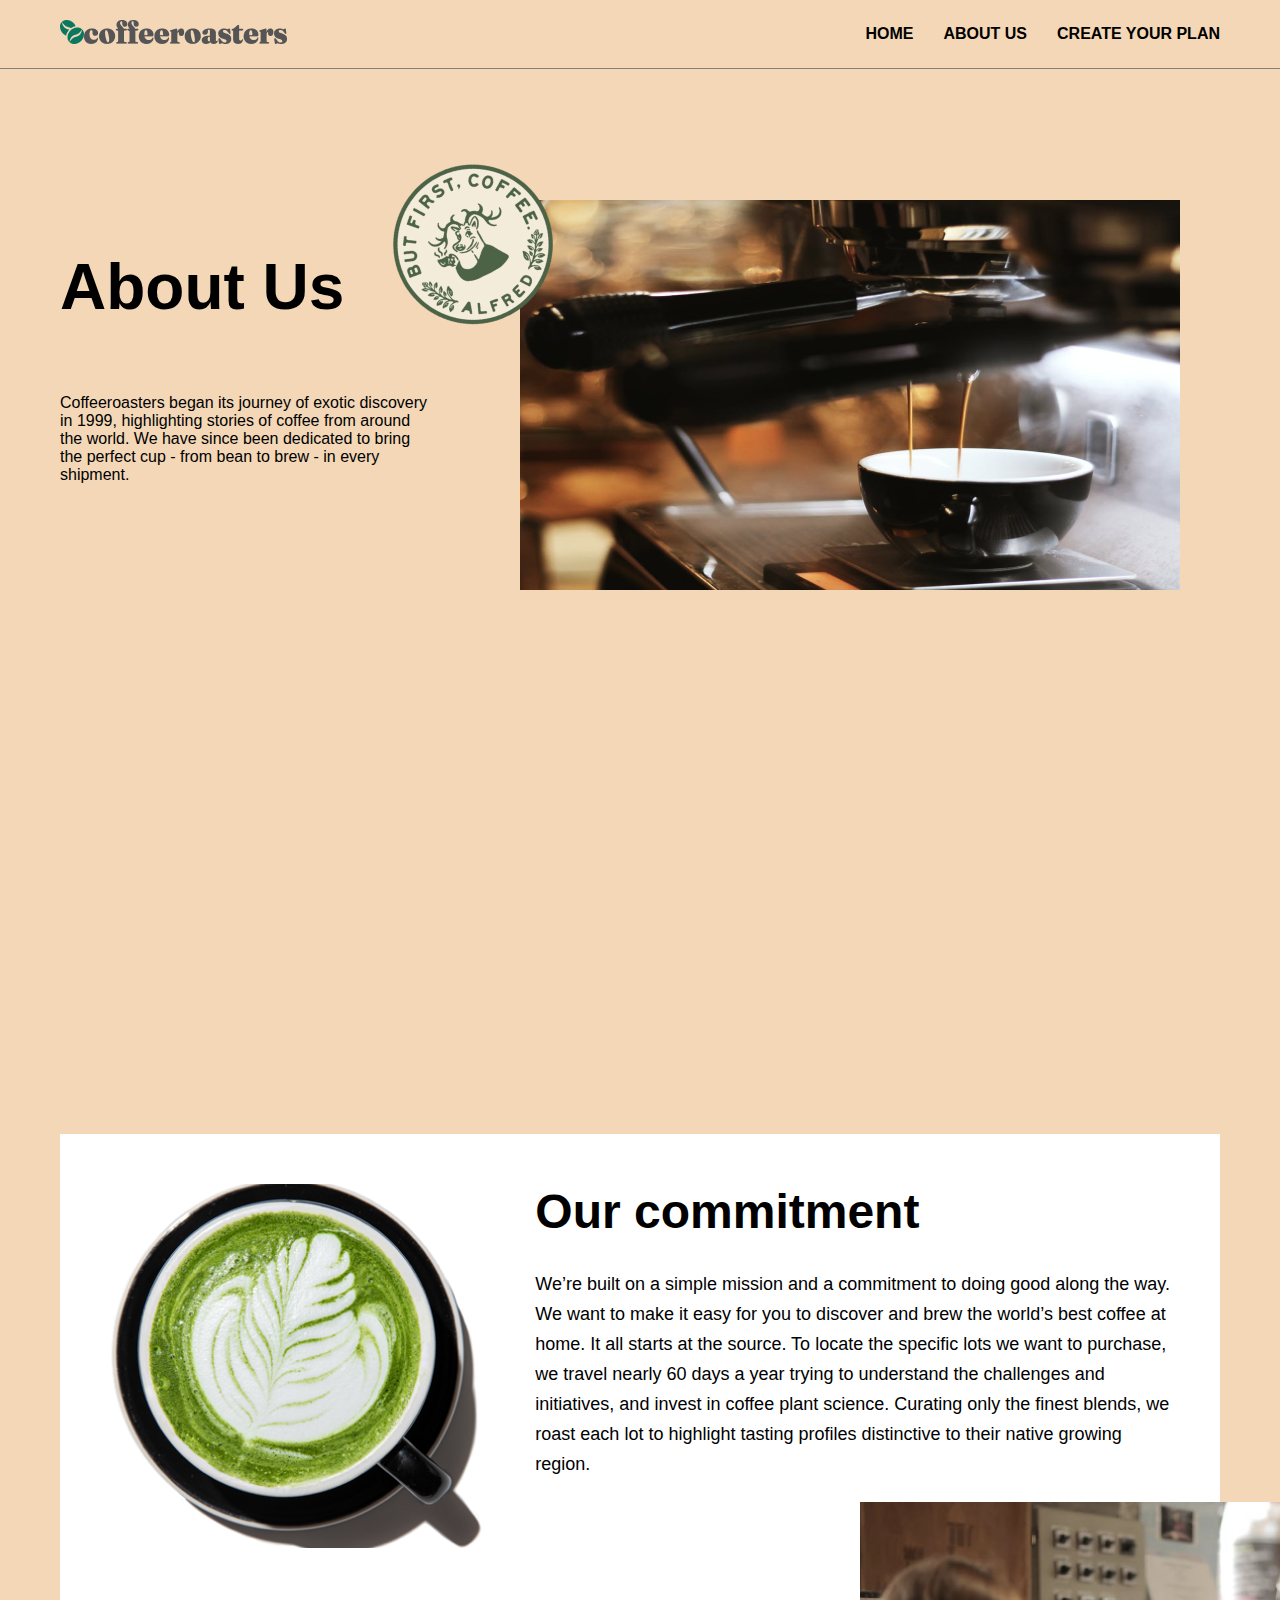
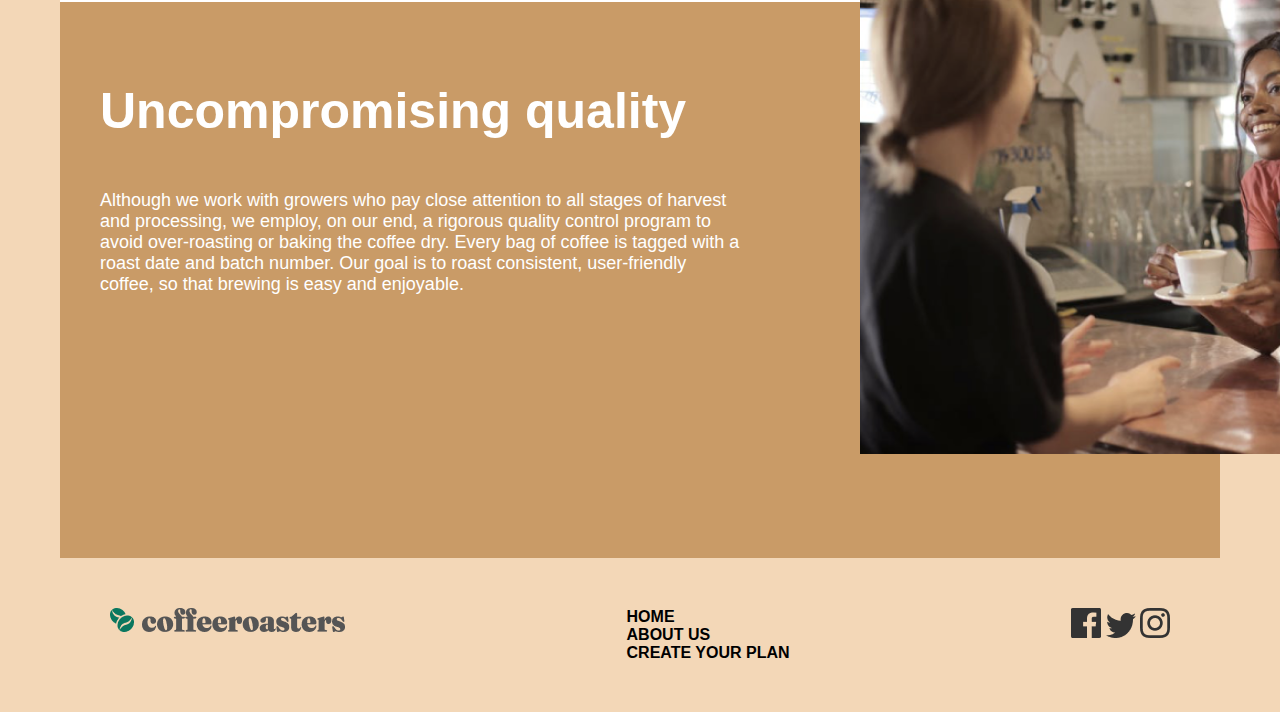
<file: 9-dars/about.html>
<!DOCTYPE html>
<html lang="en">
<head>
    <meta charset="UTF-8">
    <meta name="viewport" content="width=device-width, initial-scale=1.0">
    <title>Document</title>
    <link rel="stylesheet" href="./about.css">
    <link rel="stylesheet" href="./global.css">
</head>
<body>
    <!-- Header section start  -->
    <header>
        <div class="container">
          <div class="wrapper">
            <div class="left">
              <img src="./img/Group 3614.png" alt="png" />
            </div>
            <div class="right">
              <ul>
                <li><a href="./index.html">HOME</a></li>
                <li><a href="./about.html">ABOUT US</a></li>
                <li><a href="">Create your plan</a></li>
              </ul>
            </div>
          </div>
        </div>
      </header>
      <!-- Header section end  -->


      <main>
        <div class="container">
          <div class="bosh">
            <div class="bosh-left">
              <h1>About Us</h1>
              <p>Coffeeroasters began its journey of exotic discovery <br>in 1999, highlighting stories of coffee from around <br> the world. We have since been dedicated to bring <br>the perfect cup - from bean to brew - in every <br> shipment.</p>
            </div>
            <div class="bosh-right">
              <div class="bosh-img1">
                <img src="./img/Rectangle 679(1).png" alt="png">
              </div>
              <div class="bosh-img2">
                <img src="./img/image 40 (1).png" alt="png">
              </div>
            </div>
          </div>
          <div class="orta">
            <div class="orta-left">
              <img src="./img/cup-6 1.png" alt="png">
            </div>
            <div class="orta-right">
              <h1>Our commitment</h1>
              <p>We’re built on a simple mission and a commitment to doing good along the way. <br> We want to make it easy for you to discover and brew the world’s best coffee at <br>home. It all starts at the source. To locate the specific lots we want to purchase, <br> we travel nearly 60 days a year trying to understand the challenges and <br> initiatives, and invest in coffee plant science. Curating only the finest blends, we <br>roast each lot to highlight tasting profiles distinctive to their native growing <br> region.</p>
            </div>
        </div>
        <div class="quality">
          <div class="quality-left">
            <h1>Uncompromising quality</h1>
            <p>Although we work with growers who pay close attention to all stages of harvest <br>and processing, we employ, on our end, a rigorous quality control program to <br> avoid over-roasting or baking the coffee dry. Every bag of coffee is tagged with a <br> roast date and batch number. Our goal is to roast consistent, user-friendly <br> coffee, so that brewing is easy and enjoyable.</p>
          </div>
          <div class="quality-right">
            <img src="./img/Rectangle 681.png" alt="png">
          </div>
        </div>
      </main>


      <footer>
        <div class="container">
          <div class="foot">
            <div class="foot-left">
              <img src="./img/Group 3636.png" alt="">
            </div>
            <div class="foot-center">
              <ul>
                <li><a href="">HOME</a></li>
                <li><a href="">ABOUT US</a></li>
                <li><a href="">Create your plan</a></li>
              </ul>
            </div>
            <div class="foot-right">
              <div class="foot-img">
                <img src="./img/Path.png" alt="png">
                <img src="./img/Path(1).png" alt="png">
                <img src="./img/Shape.png" alt="png">
              </div>
            </div>

          </div>
        </div>
      </footer>
</body>
</html>
</file>
<file: 1-dars/style.css>
/* Global styles start  */
@import url("https://fonts.googleapis.com/css2?family=Lato:ital,wght@0,100;0,300;0,400;0,700;0,900;1,100;1,300;1,400;1,700;1,900&family=Madimi+One&family=Noto+Sans+Gurmukhi:wght@100..900&family=Poppins:wght@300;400;500;600;700;800;900&display=swap");

* {
  margin: 0;
  padding: 0;
  box-sizing: border-box;
}

img {
  width: 100%;
}

body {
  font-family: "Madimi One", sans-serif;
}

.container {
  max-width: 1440px;
  margin: 0 auto;
  padding: 0 100px;
}

/* Global style finish  */

/* Header section styles start  */

header {
  padding: 10px 0;
  background-color: #333;
}
.header {
  display: flex;
  justify-content: space-between;
  align-items: center;
}

nav ul {
  display: flex;
  gap: 30px;
  list-style: none;
}

ul li a {
  color: white;
  text-decoration: none;
}

/* Header section styles finish  */

/* Designers section styles start  */
.designers-title {
  margin-top: 30px;
  text-align: center;
  font-size: 88px;
}

.designers-cards {
  margin-top: 40px;
  display: flex;
  justify-content: space-between;
  gap: 40px;
}

.designers-card {
  width: 350px;
}

.designers-card__description {
  padding: 20px;
  text-align: center;
}

/* Designers section styles finish  */

/* Footer section styles start  */

footer {
  margin-top: 50px;
  background-color: #333;
  padding: 10px 0;
}
</file>
<file: 2-dars/style.css>
*{
    margin: 0 auto;
    padding: 0 100;
    box-sizing: border-box;
    font-family: Arial, Helvetica, sans-serif;
}
.header-parent{
    display: flex;
    justify-content: space-between;
    align-items: center;
    margin-top: 20px;
}
.right ul {
    display: flex;
    gap: 30px;

}
ul li a {
    list-style: none;
    text-decoration: none;
    color: gray;
}
ul li {
    list-style: none;
}
ul li a:hover{
    color: black;
}
.hero{
    display: flex;
    justify-content: space-between;
    margin-top: 50px;
    
}
.hero h1{
    font-size: 48px;

}
.hero p{
    font-size: 21px;
    width: 440px;
}
.hero-left p {
    margin-top: 40px;
}
.hero-left button {
    margin-top: 50px;
}
.hero-button{
    border: none;
    border-radius: 55px;
    background-color: rgb(66, 66, 248);
    padding: 10px;
    color: white;
    width: 157px;
    height: 36px;
    
}
.hero-left{
    margin-top: 110px;
}
.parent-title{
    text-align: center;
    align-items: center;
}
.parent-title h1 {
    font-size: 36px;
}
.parent-title p {
    font-size: 18px;
    margin-top: 50px;
    width: 1000px;
    height: 60px;
    line-height: 30px;
}
.card{
    margin-top: 100px;
    box-shadow: 0 20px 30px rgba(0, 0, 0, 0.244);
    border-radius: 15px;
    padding: 20px;
}
.card h1 {
    font-size: 24px;
    margin-top: 20px;
    line-height: 56px;
}
.card p {
    line-height: 28px;
    font-size: 16px;
    margin-top: 20px;
    
}
.parent-cards{
    justify-content: space-between;
    display: flex;
    gap: 30px;
    
}
.parent-button{
    border-radius: 55px;
    border: 1px solid rgb(33, 33, 255);
    padding: 10px;
    color: rgb(55, 55, 224);
    background-color: white;
    margin-top: 80px;
    margin-left: 500px;
    width: 150px;
    font-size: 16px;
}

.finish-card h1 {
    margin-top: 40px;
    font-size: 21px;
}
.finish-card img {
    margin-top: 60px;
}
.title h1 {
    text-align: center;
    align-items: center;
    
    margin-top: 50px;
}
.finish-card p {
    margin-top: 30px;
    font-size: 16px;
    margin-bottom: 20px;
}
a{
    color: rgb(39, 39, 243);
    font-size: 15px;
    
}
.finish-cards{
    justify-content: space-between;
    display: flex;
    align-items: center;
    
}
.container {
    max-width: 1440px;
    margin: 0 auto;
    padding: 0 120px;
}
.footer-cards{
    justify-content: space-between;
    display: flex;
    align-items: center;
    margin-top: 150px;
    background-color: rgb(58, 58, 210);
    color: white;
    padding: 50px;
    
}
.footer-card-1 p {
    font-size: 16px;
    margin-top: 10px;
}
.footer-card-2 p {
    font-size: 16px;
    margin-top: 5px;
}
.footer-card-3 p {
    font-size: 16px;
    margin-top: 5px;
}
</file>
<file: 4-dars/style.css>
/* Global styles  */

* {
  margin: 0;
  padding: 0;
  box-sizing: border-box;
}

body {
  font-family: Arial, Helvetica, sans-serif;
}

.container {
  max-width: 1440px;
  margin: 0 auto;
  padding: 0 120px;
}

.btn-1 {
  padding: 12px 20px;
  border: none;
  background-color: black;
  color: white;
  border-radius: 5px;
}

.btn-1:hover {
  background-color: rgb(51, 51, 51);
  cursor: pointer;
}

.btn-2 {
  padding: 15px 30px;
  background-color: #1aab7b;
  border-radius: 6px;
  color: white;
  border: 1px solid #1aab7b;
}

.btn-2:hover {
  background-color: transparent;
  border: 1px solid #1aab7b;
  color: #1aab7b;
  cursor: pointer;
}

/* Header styles  */

header {
  border-bottom: 1px solid gray;
  padding: 15px 0;
}

.header-parent {
  display: flex;
  justify-content: space-between;
  align-items: center;
}

.header-left {
  display: flex;
  align-items: center;
  gap: 30px;
}

.header-left ul {
  display: flex;
  gap: 30px;
}

.header-left ul li {
  list-style: none;
}

ul li a {
  text-decoration: none;
  color: black;
}

/* Hero section styles */

.hero {
  margin-top: 60px;
}

.hero-parent {
  display: flex;
  justify-content: space-between;
  gap: 40px;
}

.hero-left h1 {
  font-size: 45px;
}

.hero-left p {
  margin-top: 20px;
  font-size: 18px;
  color: #636f87;
  line-height: 29px;
  margin-bottom: 30px;
}

iframe {
  border-radius: 10px;
}
/* how styles  */

.how-title{
  font-size: 36px;
  color: black;
  text-align: center;
  margin-bottom: 50px;
}
.how-card{
  background-color: #1aab7b;
  width: 384px;
  height: 358px;
  padding: 30px;
  border-radius: 20px;
}
.how-card h2 {
  margin-top: 20px;
  text-decoration: underline;
  color: white;
  
}
.how-card p {
  font-size: 20px;
  color: white;
}
.how-card h1 {
  color: white;
}
.how-card img {
  margin-left: 280px;
}
.how-cards {
  display: flex;
  gap: 30px;
  margin-top: 30px;
}
.how-card-1{
  border: 1px solid black;
  width: 384px;
  height: 358px;
  padding: 30px;
  border-radius: 20px;
  
}
.how-card-1 h2 {
  margin-top: 20px;
  text-decoration: none;
  color: black;
}
.how-card-1 p {
  font-size: 20px;
  color: black
}
.how-card-1 img {
  margin-left: 280px;
}
</file>
<file: 5-dars/style.css>
/* Global styles  */

* {
  margin: 0;
  padding: 0;
  box-sizing: border-box;
}

body {
  font-family: Arial, Helvetica, sans-serif;
}

.container {
  max-width: 1440px;
  margin: 0 auto;
  padding: 0 120px;
}

.btn-1 {
  padding: 12px 20px;
  border: none;
  background-color: black;
  color: white;
  border-radius: 5px;
}

.btn-1:hover {
  background-color: rgb(51, 51, 51);
  cursor: pointer;
}

.btn-2 {
  padding: 15px 30px;
  background-color: #1aab7b;
  border-radius: 6px;
  color: white;
  border: 1px solid #1aab7b;
}

.btn-2:hover {
  background-color: transparent;
  border: 1px solid #1aab7b;
  color: #1aab7b;
  cursor: pointer;
}

/* Header styles  */

header {
  border-bottom: 1px solid gray;
  padding: 15px 0;
}

.header-parent {
  display: flex;
  justify-content: space-between;
  align-items: center;
}

.header-left {
  display: flex;
  align-items: center;
  gap: 30px;
}

.header-left ul {
  display: flex;
  gap: 30px;
}

.header-left ul li {
  list-style: none;
}

ul li a {
  text-decoration: none;
  color: black;
}

/* Hero section styles */

.hero {
  margin-top: 60px;
}

.hero-parent {
  display: flex;
  justify-content: space-between;
  gap: 40px;
}

.hero-left h1 {
  font-size: 45px;
}

.hero-left p {
  margin-top: 20px;
  font-size: 18px;
  color: #636f87;
  line-height: 29px;
  margin-bottom: 30px;
}

iframe {
  border-radius: 10px;
}

.call {
  padding: 80px 0;
}

.call-title {
  text-align: center;
}

.call-title h2 {
  color: #101010;
  margin-bottom: 20px;
  font-size: 36px;
}

.call-title p {
  line-height: 29px;
  max-width: 650px;
  font-weight: 300;
  font-size: 18px;
  margin: 0 auto;
  color: #636f87;
}

.call-wrapper {
  margin-top: 50px;
  display: flex;
  justify-content: center;
  align-items: center;
  padding: 30px;
  background-image: url(./image/image\ 1.png);
  background-repeat: no-repeat;
  background-size: cover;
  background-color: red;
}

.call-form {
  padding: 30px 60px;
  width: 565px;
  background-color: rgba(0, 0, 0, 0.578);
}

.call-form input {
  color: white;
  font-size: 20px;
  padding: 20px 0;
  outline: none;
  background-color: transparent;
  width: 100%;
  border: none;
  border-bottom: 2px solid rgba(255, 255, 255, 0.541);
}

.call-form input::placeholder {
  color: white;
  font-size: 20px;
  font-weight: 700;
}

.center {
  margin-top: 20px;
  text-align: center;
}

.center button {
  width: 217px;
}

/* footer style  */
.pixer-parent{
  display: flex;
  justify-content: space-between;
  align-items: center;
  background-color: #101010;
  color: white;
  padding: 40px 40px;
}
.images{
  justify-content: space-between;
}
</file>
<file: 6-dars/style.css>
* {
    margin: 0;
    padding: 0;
    box-sizing: border-box;
}
.container{
    max-width: 1440px;
    margin: 0 auto;
    padding: 0 120px;
}

/* header section  */

.header-parent{
    display: flex;
    justify-content: space-between;
    align-items: center;
    margin-top: 50px;
}
.header-right{
    display: flex;
    justify-content:space-between;
    align-items: center;
}
ul li {
    list-style: none;
    font-size: 36px;
}
ul li a {
    text-decoration: none;
    color: black;
    text-shadow: 5px 5px 3px rgba(0, 0, 0, 0.593);
    font: 36px;
    font-weight: 500;
}
ul {
    display: flex;
    justify-content: space-between;
    align-items: center;
    gap: 50px;
}
.card-1{
    box-shadow: 1px 1px 12px 10px rgba(21, 79, 216, 0.53);
    width: 113px;
height: 113px;
top: 235px;
left: 865px;
gap: 0px;
border-radius: 5px 0px 0px 0px;
opacity: 0px;

}
.card-2{
    width: 113px;
height: 113px;
top: 235px;
left: 1095px;
gap: 0px;
border-radius: 5px 0px 0px 0px;
opacity: 0px;
box-shadow: 1px 1px 12px 10px rgb(230, 208, 208);
}
.hero{
    display: flex;
    justify-content: space-between;
    align-items: center;
}
.card-3{
    width: 113px;
height: 113px;
top: 235px;
left: 1325px;
gap: 0px;
border-radius: 5px 0px 0px 0px;
opacity: 0px;
box-shadow: 1px 1px 12px 10px rgb(255, 248, 248);

}
.hero-cards{
    display: flex;
    justify-content: space-between;
    gap: 80px;
}
.hero-cards1{
    display: flex;
    justify-content: space-between;
    gap: 80px;
    margin-top: 30px;
}
.hero-cards2{
    display: flex;
    justify-content: space-between;
    gap: 80px;
    margin-top: 30px;
}
</file>
<file: 7-dars/style.css>
*{
    margin: 0;
    padding: 0;
    box-sizing: border-box;
}
body{
    background-color:  #EDE6DD;
    font-family: Arial, Helvetica, sans-serif;
}
.container{
    max-width: 1440px;
    margin: 0 auto;
    padding: 0 120px;
}
.header-parent{
    display: flex;
    justify-content: space-between;
    align-items: center;
}
ul li {
    list-style: none;
}
ul li a {
    text-decoration: none;
    color: black;
}
ul{
    display: flex;
    gap: 30px;
}
.hero{
    display: flex;
    justify-content: space-between;
    margin-top: 80px;
}
.hero-left p {
    margin-top: 25px;
    height: 90px;
}
.hero-btn{
    display: flex;
    justify-content: space-between;
    position: relative;
    background-color: white;
    width: 448px;
    height: 56px;
    align-items: center;
    border-radius: 30px;
}
.hero-btn button {
    position: absolute;
    left: 310px;
    border-radius: 30px;
    padding: 7px;
    background-color: black;
    color: white;
}
.hero-btn input {
    position: absolute;
    left: 20px;
    border-radius: 30px;
    outline: none;
}
.foto{
    background-image: url(./images/image\ 1\(1\).png);
    width: 1200px;
    height: 300px;
    text-align: center;
    justify-content: center;
    align-items: center;
    
    
}
.foto h1 {
    font-size: 32px;
    color: white;
    margin-top: 50px;
    
}
.foto p {
    font-size: 18px;
    color: white;
    margin-top: 50px;
}
.foto-btn{
    border-radius: 15px;
    padding: 20px;
    margin-top: 50px;
    
}
.how{
    display: flex;
    justify-content: space-between;
    align-items: center;
    margin-top: 70px;
    background-color:  #FFD394;
    padding: 50px 50px;
    
}
.how-foto{
    display: flex;
    justify-content: space-between;
}

.how-foto2{
    display: flex;
    justify-content: space-between;
    margin-top: 50px;
}
.foot{
    display: flex;
    justify-content: space-between;
    align-items: center;
    margin-top: 70px;
    background-color: white;
    padding: 30px 30px;
}
.foot-left{
    display: flex;
    justify-content: space-between;
    gap: 20px;
}
.foot-left h2 {
    font-size: 18px;
}
.foot-left h1 {
    font-size: 18px;
}
.foot-right{
    display: flex;
    justify-content: space-between;
    gap: 30px
    ;

}
.foot-right h1 {
    background-color: black;
    color: white;
    padding: 10px 10px;
    border-radius: 28px;
    font-size: 20px;
}
</file>
<file: 9-dars/style.css>
/* Hero styles  */

.hero {
  padding-top: 170px;
  background-color: #f3d7b7;
  height: 800px;
}

.hero-left h1 {
  font-size: 64px;
}

.hero-left p {
  margin: 30px 0;
  font-size: 16px;
  line-height: 24px;
}

.hero-right {
  margin-right: -60px;
  position: relative;
}

.hero-right-img2 {
  top: -100px;
  left: -100px;
  position: absolute;
}

.hero-wrapper {
  display: flex;
  justify-content: space-between;
}

/* Our styles  */

.our {
  padding: 110px 0;
}

.our-title {
  text-align: center;
  font-size: 30px;
  text-transform: uppercase;
}

.our-wrapper {
  margin-top: 60px;
  display: flex;
  justify-content: center;
  align-items: center;
  gap: 250px;
}

.our-left img {
  transition: all 0.3s ease-in-out;
}

.our-left img:hover {
  transition: all 0.3s ease-in-out;
  transform: scale(1.2);
}

.our-right h3 {
  font-size: 48px;
  text-transform: uppercase;
}

.our-right p {
  margin-top: 15px;
  font-size: 18px;
  line-height: 25px;
}
</file>
<file: 9-dars/global.css>
* {
    margin: 0;
    padding: 0;
    box-sizing: border-box;
  }
  
  body {
    font-family: Arial, Helvetica, sans-serif;
  }
  
  .btn {
    padding: 15px 25px;
    background-color: #0a775f;
    color: white;
    border: none;
    border-radius: 100px;
    cursor: pointer;
  }
  
  .container {
    max-width: 100%;
    margin: 0 auto;
    padding: 0 60px;
  }
  
  header {
    z-index: 9999;
    padding: 20px 0;
    background-color: #f3d7b7;
    position: fixed;
    top: 0;
    width: 100%;
    border-bottom: 1px solid gray;
  }
  
  .wrapper {
    display: flex;
    justify-content: space-between;
    align-items: center;
  }
  
  .right ul {
    display: flex;
    gap: 30px;
    list-style: none;
  }
  
  ul li a {
    text-transform: uppercase;
    text-decoration: none;
    color: black;
    font-weight: 700;
  }
</file>
<file: exam/style.css>
/* Global styles  */

*{
    margin: 0;
    padding: 0;
    box-sizing: border-box;
}
.container{
    max-width: 1440px;
    padding: 0 120px;
    margin: 0 auto;
}
/* Header styles  */

.head{
    display: flex;
    justify-content: space-between;
    margin-top: 30px;
}
.head-center{
    margin-top: 20px;
}
.head-center ul {
    display: flex;
    justify-content: space-between;
    gap: 35px;
}
.head-center ul li {
   list-style: none;
}
.head-center ul li a {
    text-decoration: none;
    color: black;
}
.head-center ul li a:hover {
    color: red;
}
.head-right{
    margin-top: 20px;
}
.head-right button {
    border: 1px solid red;
    border-radius: 4px;
    padding: 10px 10px;
    color: red;
    background-color: white;
}
/* main styles  */

.hero{
    display: flex;
    justify-content: space-between;
    margin-top: 30px;
    background-image: url(./img/image\ 4.png);
}
.hero-left{
    margin-top: 70px;
    padding: 0 100px;
}
.hero-left h1 {
    font-size: 32px;
    color: white;
}
.hero-left button {
    margin-top: 70px;
    border: none;
    border-radius: 5px;
    color: white;
    background-color: red;
    padding: 10px 10px;
}
.hero-right{
    margin-right: 30px;
}
/* center styles  */

.center-title{
    font-size: 36px;
    text-align: center;
    padding: 40px 0;
}
.center{
    display:flex;
    justify-content: space-between;
    padding: 40px 0;
}
.center-right p {
    margin-top: 20px;
}
.center-left p {
    margin-top:20px;
}
.end{
    background-color:  #0EB4C1; 
    position: relative;
    padding: 0 110px;
    display: flex;
    justify-content: space-between;
    margin-top: 50px;
    gap: 40px;
}
.images{
    position: absolute;
    z-index: 1;
    margin-left: 100px;
    margin-top: -50px;
}
.images img {
    gap: 30px;
    left: 30px;
}

.end-left iframe{
    width: 520px;
    height: 330px;
    margin-top: 320px;
}
.end-right{
    margin-top: 320px;
    background-color: white;
    padding: 40px 35px;
    width: 520px;
    height: 331px;
    margin-right: 30px;
}
.end-right input {
    width: 440px;
    border: 1px solid rgb(212, 204, 204);
    font-size: 16px;
   padding: 10px 10px;
}
.end-btn{
    background: rgba(56, 204, 139, 1);
    padding: 20px 20px;
    width: 440px;
    height: 39px;
    margin-top: 12px;
    font-size: 16px;
    color: white;
}
.foot{
    background-color:  rgba(34, 34, 34, 1);
    display: flex;
    justify-content: space-between;
    padding: 30px 30px;
}
.foot-center ul li {
 list-style: none;
 display: flex;
 justify-content: space-between;
}
.foot-center ul li a {
    text-decoration: none;
    color: white;
    font-size: 14px;
}
.foot-center ul li a:hover{
    color: red;
}
.foot-center{
    display: flex;
    justify-content: space-between;
}
.foot-center ul {
    display: flex;
    justify-content: space-between;
    gap: 20px;
    margin-top: 15px;
}
</file>
<file: position/style.css>
*{
    margin: 0;
    padding: 0;
    box-sizing: border-box;
}
.parent{
    background-color: red;
    position: relative;
    width: 300px;
    height: 400px;
    border-radius: 10px;
    left: 400px;
    top: 250px;
}
.child1{
    background-color: blue;
    position: absolute;
    width: 100px;
    height: 100px;
    border-radius: 100px;
    right: -50px;
    bottom: -50px;
    

}
.child2{
    background-color: blue;
    position: absolute;
    width: 100px;
    height: 100px;
    border-radius: 100px;
    top: -50px;
    left: -50px;

}
body{
    
}
</file>
<file: prosta/style.css>
.container{
    max-width: 1440px;
    margin: 0 auto;
    padding: 0 120px;
}
.short{
    padding: 40px 40px;
    display: flex;
    justify-content: space-between; 
}
.short-left{
    display: flex;
    align-items: center;
}
ul{
    display: flex; 
    gap: 30px;
}
ul li {
    list-style: none;
}
ul li a {
    text-decoration: none;
    font-size: 15px;
    color:  #9E9AA8;
}
.short-left h1 {
    font-size: 30px;
}
.short-right button {
    padding: 10px 10px;
    background-color: blue;
    font-size: 15px;
    color: white;
    border-radius: 30px;
    border: none;
}
.hero{
    display: flex;
    align-items: center;
}
.hero-left h1 {
    font-size: 80px;
}
.hero-left p {
    font-size: 22px;
}
.hero-left button {
    border: none;
    border-radius: 30px;
    padding: 20px 20px;
    background-color:  #2BD0D0;
}
.bost{
    align-items: center;
    text-align: center;
}
.bost-title h1 {
    font-size: 40px;
}
.bost-title button {
    border: none;
    border-radius: 30px;
    padding: 25px 25px;
    background-color: #2BD0D0;
}
.bost-title{
    background-color: rgb(98, 54, 5);
    padding: 25px 25px;
    position: relative;
    margin-top: 40px;
}
.bost-img{
    position: relative;
    /* position: absolute; */
    bottom: -100px;
    z-index: 1;
    align-items: center;
    justify-content: center;
    margin: 0 auto;
}
.foot{
    background-color: #232127;
    display: flex;
    justify-content: space-between;
    padding: 20px 20px;
}
.foot-left{
    display: flex;
    justify-content: start;
    gap: 30px;
}
.foot-left h1 {
    font-size: 30px;
    color: white;
}
.foot-left p {
    font-size: 16px;
    color: white;
}
.foot-right{
    color: white;
    font-size: 30px;
}
</file>
<file: 9-dars/about.css>
.bosh{
    display: flex;
    justify-content: space-between;
    margin-top: 200px;
    background-color:  #F3D7B7;
} 
body{
    background-color:  #F3D7B7    ;
}
.bosh-left h1 {
    font-size: 64px;
}
.bosh-left p {
    font-size: 16px;
    margin-top: 70px;
}
.bosh-left{
    margin-top: 50px;
}
.bosh-img1{
    position:absolute;
    right: 100px;
}
.bosh-img2{
    position: relative;
    right: 640px;
    bottom: 62px;
}
.orta{
    display: flex;
    justify-content: space-between;
    margin-top: 650px;
    background-color: white;
    padding: 50px 50px;
}
.orta-right h1 {
    font-size: 48px;
}
.orta-right p {
    font-size: 18px;
    line-height: 30px;
    margin-top: 30px;
}
.quality{
    display: flex;
    justify-content: space-between;
    background-color:  #C99B67;
    
}
.quality-left{
    position: absolute;
    padding: 40px 40px;
}
.quality-left h1 {
    font-size: 50px;
    color: white;
    margin-top: 40px;
}
.quality-left p {
    font-size: 18px;
    color: white;
    margin-top: 50px;
}
.quality-right{
    position: relative;
    left: 800px;
    bottom: 100px;
}
.foot{
    padding: 50px 50px;
    display: flex;
    justify-content: space-between;
}
.foot-img{
    gap: 50px;
}
 .foot-center ul li {
   list-style: none;
  display: flex;
   justify-content: space-between;
}
.foot-center{
    display: flex;
    justify-content: space-between;
    align-items: center;
}
</file>
